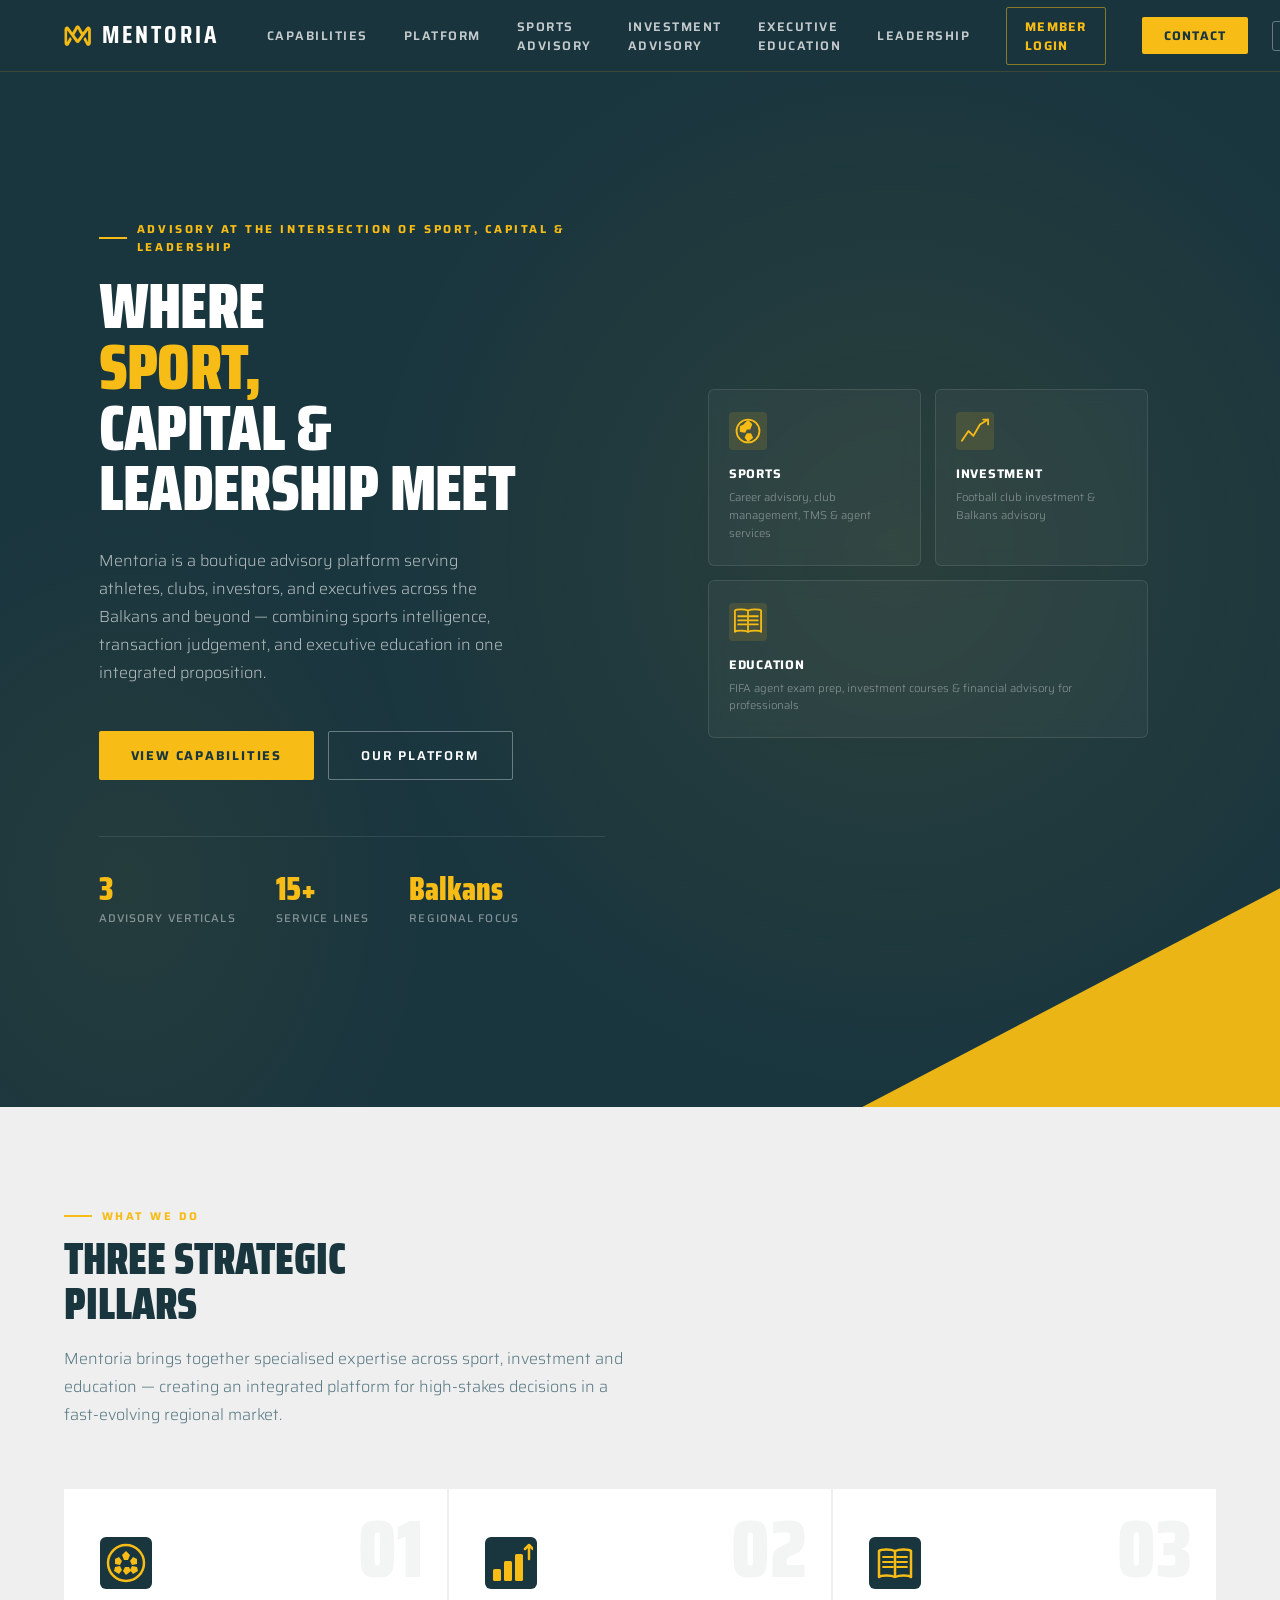
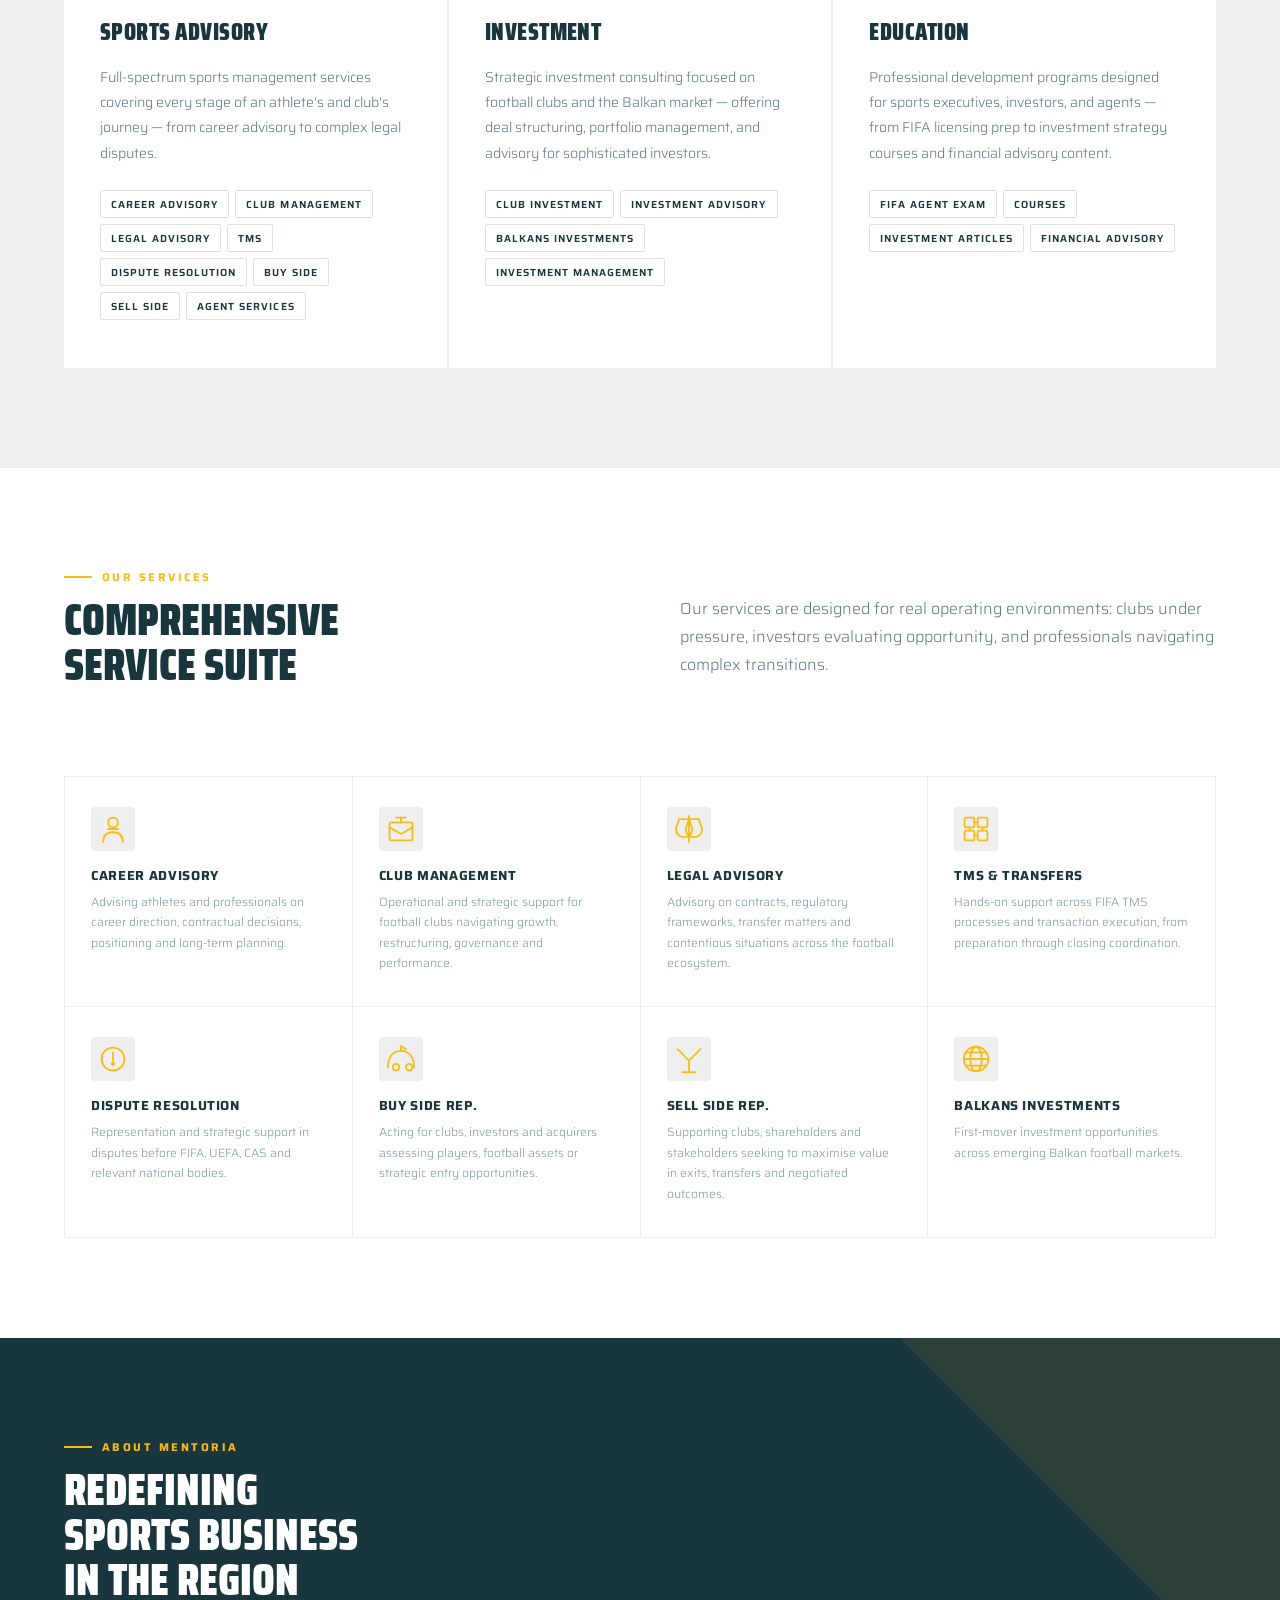
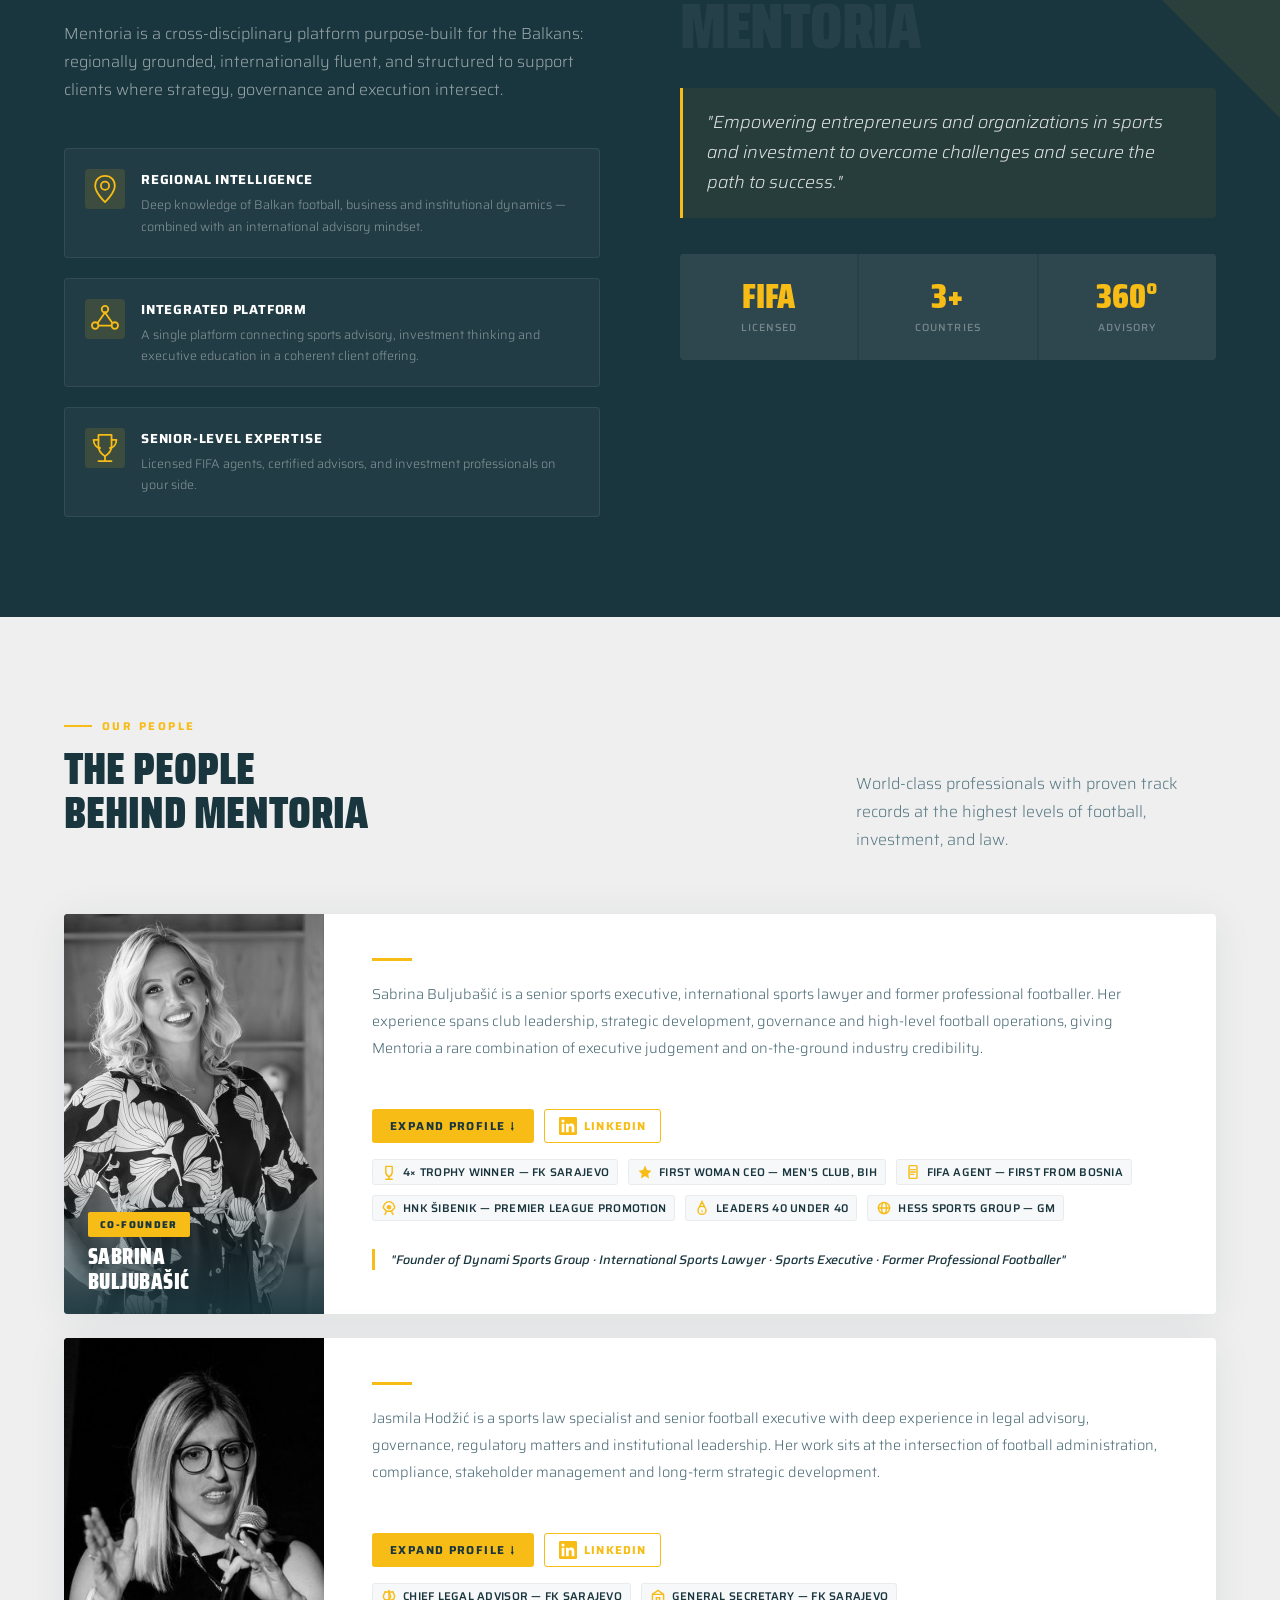
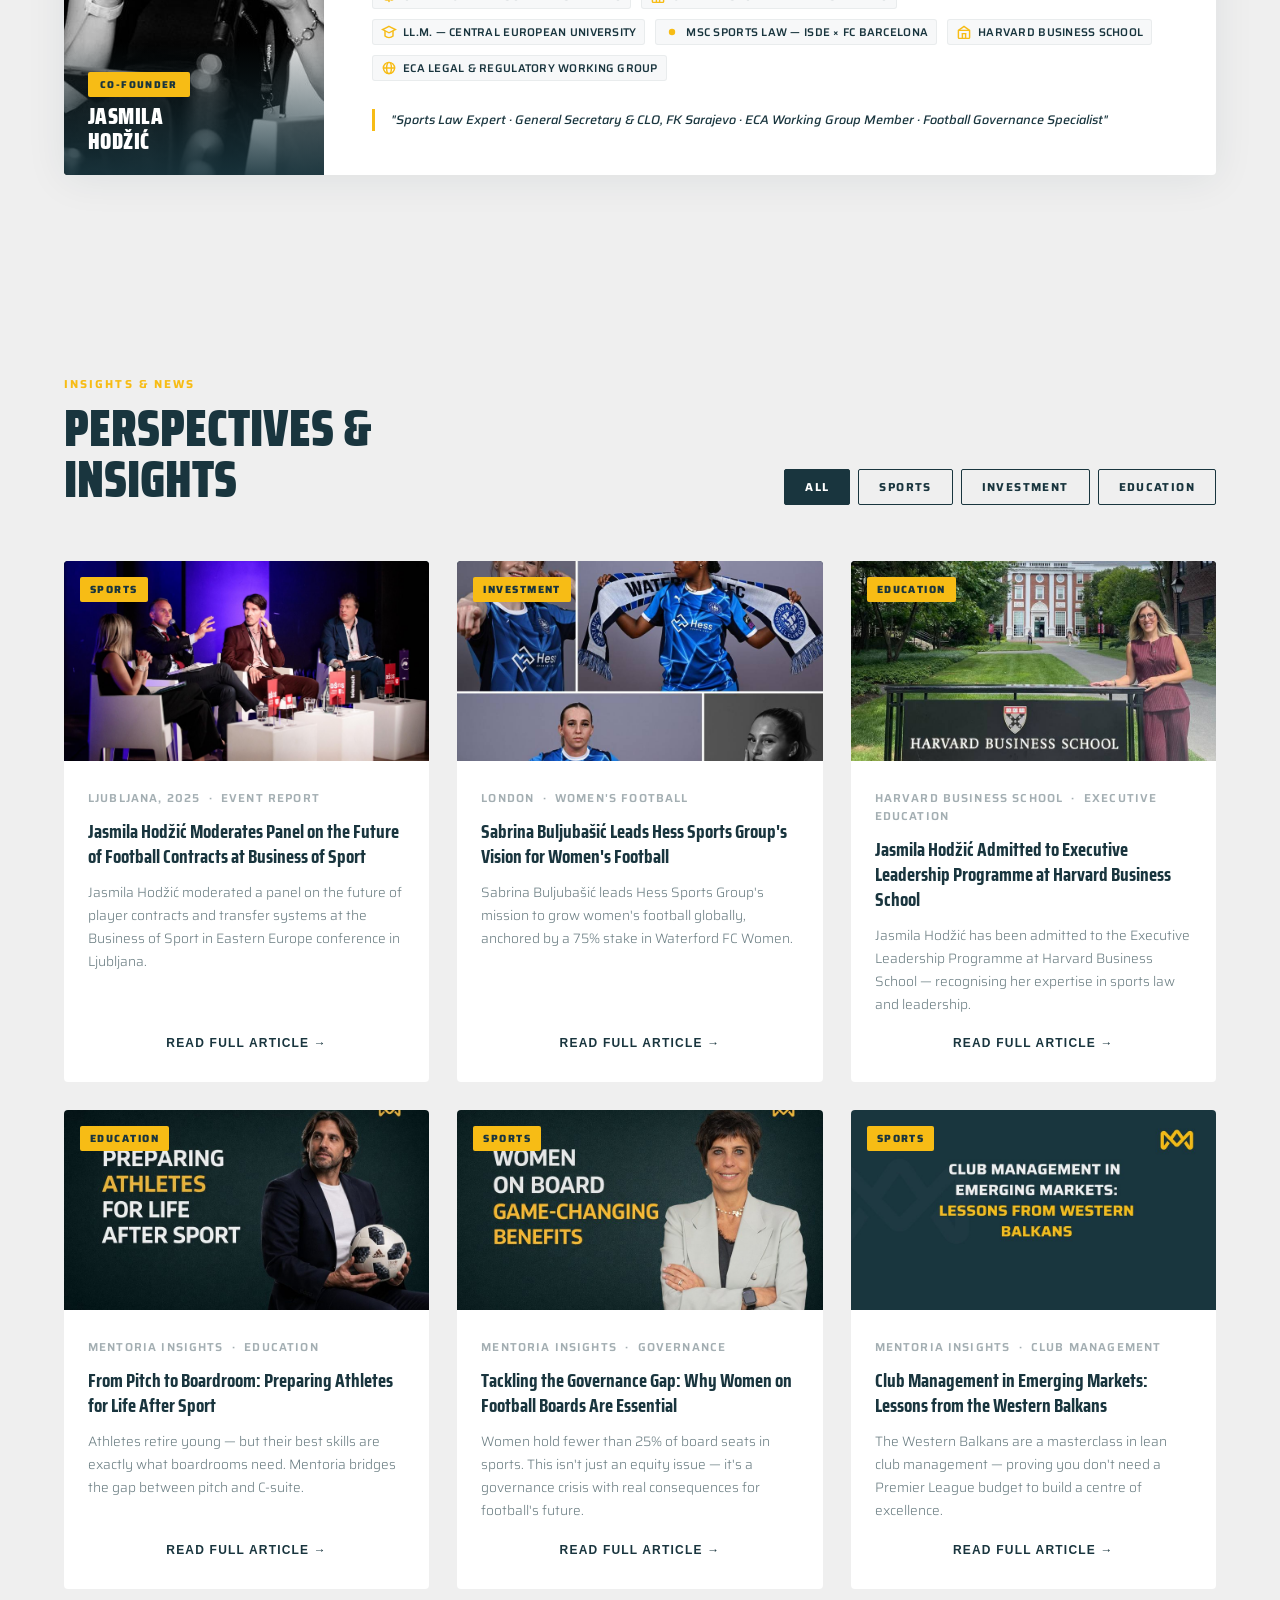
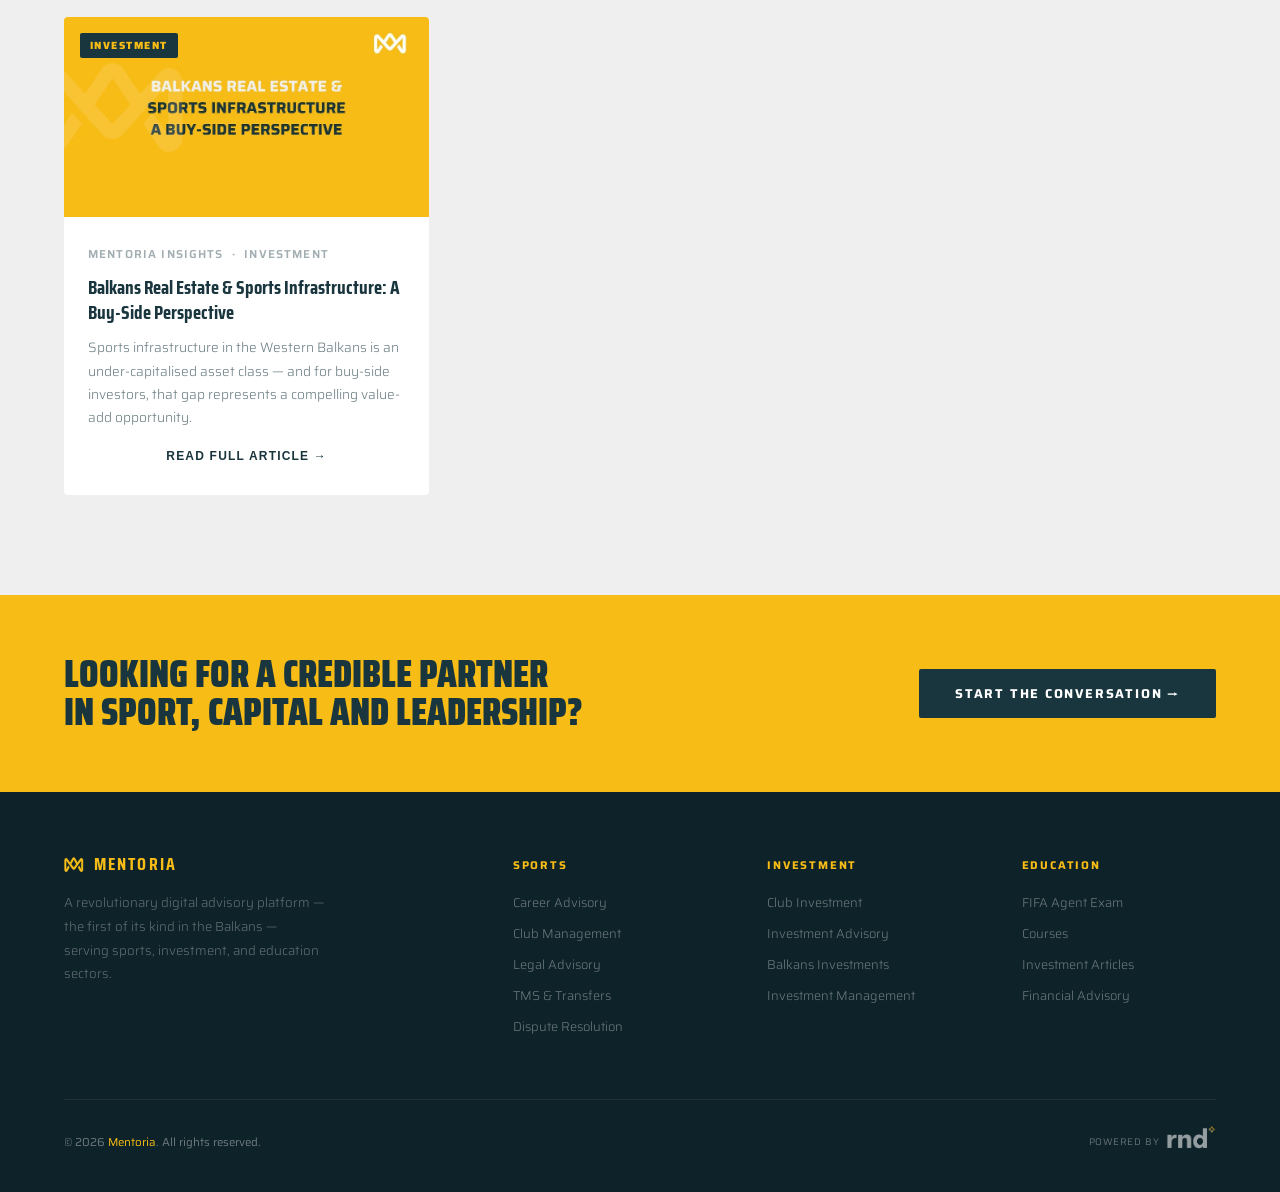
<file: index.html>
<!DOCTYPE html>
<!DOCTYPE html>

<html lang="en">
<head>
<meta charset="utf-8"/>
<meta content="width=device-width, initial-scale=1.0" name="viewport"/>
<title>Mentoria — Sports, Investment &amp; Education Advisory</title>
<link href="https://fonts.googleapis.com/css2?family=Saira:wght@300;400;500;600;700;800;900&amp;family=Saira+Condensed:wght@400;600;700;900&amp;display=swap" rel="stylesheet"/><link href="assets/css/index.css" rel="stylesheet"/>

</head>
<body>
<!-- NAV -->
<nav>
<a class="nav-logo" href="#">
<!-- Mentoria logo icon -->
<img alt="M" height="21" src="assets/images/index-679232523f0b.png" style="display:block;flex-shrink:0;" width="28"/>
<span style="font-family:'Saira Condensed',sans-serif;font-size:1.55rem;font-weight:700;letter-spacing:0.12em;color:#FFFFFF;text-transform:uppercase;line-height:1;">MENTORIA</span>
</a>
<div class="nav-links">
<a href="#services" id="t-nav-sports">Capabilities</a>
<a href="#about" id="t-nav-about">Platform</a>
<a href="#sports" id="t-nav-sports2">Sports Advisory</a>
<a href="#investment" id="t-nav-investment">Investment Advisory</a>
<a href="#education" id="t-nav-education">Executive Education</a>
<a href="#team" id="t-nav-people">Leadership</a>
<a class="nav-member-login" href="login.html">Member Login</a>
<a class="nav-cta" href="#contact" id="t-nav-contact">Contact</a>
</div>
<div class="nav-mobile-actions">
<a class="nav-mobile-login" href="login.html">Member Login</a>
<button aria-controls="mobile-menu" aria-expanded="false" aria-label="Open menu" class="mobile-menu-toggle" id="mobile-menu-toggle" type="button">
<span></span><span></span><span></span>
</button>
</div>
<div id="lang-toggle-wrap" style="position:relative;margin-left:24px;">
<button id="lang-toggle-btn" style="background:none;border:1.5px solid rgba(255,255,255,0.35);border-radius:3px;padding:5px 13px;cursor:pointer;font-family:'Saira',sans-serif;font-size:0.72rem;font-weight:700;letter-spacing:0.1em;color:rgba(255,255,255,0.9);text-transform:uppercase;transition:all 0.2s;display:flex;align-items:center;gap:6px;white-space:nowrap;">
<span id="lang-btn-label">🇬🇧 EN</span>
<svg fill="none" height="6" id="lang-chevron" style="transition:transform 0.2s;" viewbox="0 0 10 6" width="10" xmlns="http://www.w3.org/2000/svg"><path d="M1 1L5 5L9 1" stroke="currentColor" stroke-linecap="round" stroke-width="1.5"></path></svg>
</button>
<div id="lang-menu" style="display:none;position:fixed;top:72px;right:5%;background:#19353E;border:1px solid rgba(247,188,21,0.3);border-radius:4px;overflow:hidden;min-width:140px;box-shadow:0 8px 32px rgba(0,0,0,0.4);z-index:9999;">
<button id="menu-btn-en" style="width:100%;background:none;border:none;padding:11px 16px;cursor:pointer;font-family:'Saira',sans-serif;font-size:0.72rem;font-weight:700;letter-spacing:0.1em;color:rgba(255,255,255,0.9);text-transform:uppercase;display:flex;align-items:center;gap:8px;">🇬🇧 English</button>
<button id="menu-btn-hr" style="width:100%;background:none;border:none;padding:11px 16px;cursor:pointer;font-family:'Saira',sans-serif;font-size:0.72rem;font-weight:700;letter-spacing:0.1em;color:rgba(255,255,255,0.9);text-transform:uppercase;display:flex;align-items:center;gap:8px;">🇧🇦 Bosanski</button>
</div>
</div>

</nav>
<div class="mobile-menu" id="mobile-menu" hidden>
<a href="login.html">Member Login</a>
<a href="#services" id="mobile-nav-capabilities">Capabilities</a>
<a href="#about" id="mobile-nav-platform">Platform</a>
<a href="#sports" id="mobile-nav-sports">Sports Advisory</a>
<a href="#investment" id="mobile-nav-investment">Investment Advisory</a>
<a href="#education" id="mobile-nav-education">Executive Education</a>
<a href="#team" id="mobile-nav-leadership">Leadership</a>
<a href="#contact" id="mobile-nav-contact">Contact</a>
</div>

<!-- HERO -->
<section class="hero">
<div class="hero-content">
<div class="hero-eyebrow" id="t-hero-tag">Advisory at the Intersection of Sport, Capital &amp; Leadership</div>
<h1 class="hero-title" id="t-hero-h1">Where<br/><span class="accent">Sport,</span><br/>Capital &amp;<br/>Leadership Meet</h1>
<p class="hero-desc" id="t-hero-sub">
      Mentoria is a boutique advisory platform serving athletes, clubs, investors, and executives across the Balkans and beyond — combining sports intelligence, transaction judgement, and executive education in one integrated proposition.
    </p>
<div class="hero-btns">
<a class="btn-primary" href="#services" id="t-hero-btn1">View Capabilities</a>
<a class="btn-outline" href="#about" id="t-hero-btn2">Our Platform</a>
</div>
<div class="hero-stats">
<div class="stat-item">
<div class="stat-num">3</div>
<div class="stat-label" id="t-hero-stat1">Advisory Verticals</div>
</div>
<div class="stat-item">
<div class="stat-num" id="t-stat-15">15+</div>
<div class="stat-label" id="t-hero-stat2">Service Lines</div>
</div>
<div class="stat-item">
<div class="stat-num" id="t-hero-stat-balkans">Balkans</div>
<div class="stat-label" id="t-hero-stat3">Regional Focus</div>
</div>
</div>
</div>
<div class="hero-visual">
<div class="hero-cards">
<div class="hcard">
<div class="hcard-icon"><svg fill="none" height="36" stroke="#F7BC15" stroke-linecap="round" stroke-linejoin="round" stroke-width="2.2" viewbox="0 0 44 44" width="36" xmlns="http://www.w3.org/2000/svg"><circle cx="22" cy="22" r="14"></circle><polygon fill="#F7BC15" points="22,10 26,14 24,19 20,19 18,14"></polygon><polygon fill="#F7BC15" points="13,17 17,15 20,19 18,23 13,22"></polygon><polygon fill="#F7BC15" points="22,34 19,30 21,26 25,26 27,30"></polygon></svg></div>
<div class="hcard-title" id="hcard1-title">Sports</div>
<div class="hcard-desc" id="hcard1-desc">Career advisory, club management, TMS &amp; agent services</div>
</div>
<div class="hcard">
<div class="hcard-icon"><svg fill="none" height="36" stroke="#F7BC15" stroke-linecap="round" stroke-linejoin="round" stroke-width="2.2" viewbox="0 0 44 44" width="36" xmlns="http://www.w3.org/2000/svg"><polyline points="6,34 14,22 20,28 28,14 38,8"></polyline><polyline points="32,8 38,8 38,14"></polyline></svg></div>
<div class="hcard-title" id="hcard2-title">Investment</div>
<div class="hcard-desc" id="hcard2-desc">Football club investment &amp; Balkans advisory</div>
</div>
<div class="hcard span2">
<div class="hcard-icon"><svg fill="none" height="36" stroke="#F7BC15" stroke-linecap="round" stroke-linejoin="round" stroke-width="2.2" viewbox="0 0 44 44" width="36" xmlns="http://www.w3.org/2000/svg"><path d="M22 8 C18 6,8 6,6 8 L6 34 C8 32,18 32,22 34 C26 32,36 32,38 34 L38 8 C36 6,26 6,22 8Z"></path><line x1="22" x2="22" y1="8" y2="34"></line><line x1="10" x2="20" y1="15" y2="15"></line><line x1="10" x2="20" y1="20" y2="20"></line><line x1="10" x2="20" y1="25" y2="25"></line><line x1="24" x2="34" y1="15" y2="15"></line><line x1="24" x2="34" y1="20" y2="20"></line><line x1="24" x2="34" y1="25" y2="25"></line></svg></div>
<div class="hcard-title" id="hcard3-title">Education</div>
<div class="hcard-desc" id="hcard3-desc">FIFA agent exam prep, investment courses &amp; financial advisory for professionals</div>
</div>
</div>
</div>
</section>
<!-- PILLARS -->
<section class="pillars" id="services">
<div class="section-label" id="t-pillars-tag">What We Do<span id="t-svc-tag-hidden" style="display:none"></span></div>
<h2 class="section-title" id="t-pillars-h2">Three Strategic<br/>Pillars</h2>
<p class="section-sub" id="t-pillars-sub">Mentoria brings together specialised expertise across sport, investment and education — creating an integrated platform for high-stakes decisions in a fast-evolving regional market.</p>
<div class="pillars-grid">
<!-- Sports -->
<div class="pillar" id="sports">
<span class="pillar-num">01</span>
<div class="pillar-icon"><svg fill="#F7BC15" height="44" viewbox="0 0 44 44" width="44" xmlns="http://www.w3.org/2000/svg">
<circle cx="22" cy="22" fill="none" r="18" stroke="#F7BC15" stroke-width="2.5"></circle>
<polygon points="22,10 26,14 24,19 20,19 18,14"></polygon>
<polygon points="11,18 15,16 18,20 16,24 11,23"></polygon>
<polygon points="11,26 16,25 18,29 15,33 10,30"></polygon>
<polygon points="22,34 19,30 21,26 25,26 27,30"></polygon>
<polygon points="33,26 28,25 26,29 29,33 34,30"></polygon>
<polygon points="33,18 29,16 26,20 28,24 33,23"></polygon>
</svg></div>
<div class="pillar-title" id="t-pillar1-title">Sports Advisory</div>
<p class="pillar-desc" id="t-pillar1-body">
        Full-spectrum sports management services covering every stage of an athlete's and club's journey — from career advisory to complex legal disputes.
      </p>
<div class="pillar-tags">
<span class="tag" id="pt1-tag1">Career Advisory</span>
<span class="tag" id="pt1-tag2">Club Management</span>
<span class="tag" id="pt1-tag3">Legal Advisory</span>
<span class="tag" id="pt1-tag4">TMS</span>
<span class="tag" id="pt1-tag5">Dispute Resolution</span>
<span class="tag" id="pt1-tag6">Buy Side</span>
<span class="tag" id="pt1-tag7">Sell Side</span>
<span class="tag" id="pt1-tag8">Agent Services</span>
</div>
</div>
<!-- Investment -->
<div class="pillar" id="investment">
<span class="pillar-num">02</span>
<div class="pillar-icon"><svg fill="#F7BC15" height="44" viewbox="0 0 44 44" width="44" xmlns="http://www.w3.org/2000/svg">
<rect height="12" rx="1.5" width="8" x="4" y="28"></rect>
<rect height="20" rx="1.5" width="8" x="15" y="20"></rect>
<rect height="27" rx="1.5" width="8" x="26" y="13"></rect>
<rect height="33" opacity="0" rx="1.5" width="3" x="37" y="7"></rect>
<path d="M36 8 L40 4 M40 4 L44 8 M40 4 L40 18" fill="none" stroke="#F7BC15" stroke-linecap="round" stroke-linejoin="round" stroke-width="2.5"></path>
</svg></div>
<div class="pillar-title" id="t-pillar2-title">Investment</div>
<p class="pillar-desc" id="t-pillar2-body">
        Strategic investment consulting focused on football clubs and the Balkan market — offering deal structuring, portfolio management, and advisory for sophisticated investors.
      </p>
<div class="pillar-tags">
<span class="tag" id="pt2-tag1">Club Investment</span>
<span class="tag" id="pt2-tag2">Investment Advisory</span>
<span class="tag" id="pt2-tag3">Balkans Investments</span>
<span class="tag" id="pt2-tag4">Investment Management</span>
</div>
</div>
<!-- Education -->
<div class="pillar" id="education">
<span class="pillar-num">03</span>
<div class="pillar-icon"><svg fill="#F7BC15" height="44" viewbox="0 0 44 44" width="44" xmlns="http://www.w3.org/2000/svg">
<path d="M22 10 C18 8, 8 8, 6 10 L6 36 C8 34, 18 34, 22 36 C26 34, 36 34, 38 36 L38 10 C36 8, 26 8, 22 10 Z" fill="none" stroke="#F7BC15" stroke-linejoin="round" stroke-width="2.5"></path>
<line stroke="#F7BC15" stroke-width="2.5" x1="22" x2="22" y1="10" y2="36"></line>
<line stroke="#F7BC15" stroke-linecap="round" stroke-width="1.8" x1="10" x2="20" y1="16" y2="16"></line>
<line stroke="#F7BC15" stroke-linecap="round" stroke-width="1.8" x1="10" x2="20" y1="21" y2="21"></line>
<line stroke="#F7BC15" stroke-linecap="round" stroke-width="1.8" x1="10" x2="20" y1="26" y2="26"></line>
<line stroke="#F7BC15" stroke-linecap="round" stroke-width="1.8" x1="24" x2="34" y1="16" y2="16"></line>
<line stroke="#F7BC15" stroke-linecap="round" stroke-width="1.8" x1="24" x2="34" y1="21" y2="21"></line>
<line stroke="#F7BC15" stroke-linecap="round" stroke-width="1.8" x1="24" x2="34" y1="26" y2="26"></line>
</svg></div>
<div class="pillar-title" id="t-pillar3-title">Education</div>
<p class="pillar-desc" id="t-pillar3-body">
        Professional development programs designed for sports executives, investors, and agents — from FIFA licensing prep to investment strategy courses and financial advisory content.
      </p>
<div class="pillar-tags">
<span class="tag" id="pt3-tag1">FIFA Agent Exam</span>
<span class="tag" id="pt3-tag2">Courses</span>
<span class="tag" id="pt3-tag3">Investment Articles</span>
<span class="tag" id="pt3-tag4">Financial Advisory</span>
</div>
</div>
</div>
</section>
<!-- SERVICES DETAIL -->
<section style="background:#fff; padding: 100px 5%;">
<div class="services-intro">
<div>
<div class="section-label" id="t-svc-tag">Our Services</div>
<h2 class="section-title" id="t-svc-h2">Comprehensive<br/>Service Suite</h2>
</div>
<p class="section-sub" id="t-svc-sub">
      Our services are designed for real operating environments: clubs under pressure, investors evaluating opportunity, and professionals navigating complex transitions.
    </p>
</div>
<div class="services-grid">
<div class="svc">
<div class="svc-icon-wrap"><svg fill="none" height="36" stroke="#F7BC15" stroke-linecap="round" stroke-linejoin="round" stroke-width="2.2" viewbox="0 0 44 44" width="36" xmlns="http://www.w3.org/2000/svg"><circle cx="22" cy="14" r="6"></circle><path d="M10 38 C10 30 14 26 22 26 C30 26 34 30 34 38"></path><line x1="16" x2="28" y1="22" y2="22"></line></svg></div>
<div class="svc-title" id="t-svc1-title">Career Advisory</div>
<p class="svc-body" id="t-svc1-body">Advising athletes and professionals on career direction, contractual decisions, positioning and long-term planning.</p>
</div>
<div class="svc">
<div class="svc-icon-wrap"><svg fill="none" height="36" stroke="#F7BC15" stroke-linecap="round" stroke-linejoin="round" stroke-width="2.2" viewbox="0 0 44 44" width="36" xmlns="http://www.w3.org/2000/svg"><rect height="22" rx="2" width="28" x="8" y="14"></rect><polyline points="8,20 22,28 36,20"></polyline><line x1="22" x2="22" y1="8" y2="14"></line><line x1="16" x2="28" y1="8" y2="8"></line></svg></div>
<div class="svc-title" id="t-svc2-title">Club Management</div>
<p class="svc-body" id="t-svc2-body">Operational and strategic support for football clubs navigating growth, restructuring, governance and performance.</p>
</div>
<div class="svc">
<div class="svc-icon-wrap"><svg fill="none" height="36" stroke="#F7BC15" stroke-linecap="round" stroke-linejoin="round" stroke-width="2.2" viewbox="0 0 44 44" width="36" xmlns="http://www.w3.org/2000/svg"><line x1="22" x2="22" y1="6" y2="38"></line><line x1="10" x2="34" y1="10" y2="10"></line><path d="M10 10 L6 22 C6 28 10 32 16 32 C22 32 26 28 26 22 L22 10"></path><path d="M34 10 L38 22 C38 28 34 32 28 32 C22 32 18 28 18 22 L22 10"></path></svg></div>
<div class="svc-title" id="t-svc3-title">Legal Advisory</div>
<p class="svc-body" id="t-svc3-body">Advisory on contracts, regulatory frameworks, transfer matters and contentious situations across the football ecosystem.</p>
</div>
<div class="svc">
<div class="svc-icon-wrap"><svg fill="none" height="36" stroke="#F7BC15" stroke-linecap="round" stroke-linejoin="round" stroke-width="2.2" viewbox="0 0 44 44" width="36" xmlns="http://www.w3.org/2000/svg"><rect height="12" rx="2" width="12" x="8" y="8"></rect><rect height="12" rx="2" width="12" x="24" y="8"></rect><rect height="12" rx="2" width="12" x="8" y="24"></rect><rect height="12" rx="2" width="12" x="24" y="24"></rect><line x1="20" x2="24" y1="14" y2="14"></line><line x1="14" x2="14" y1="20" y2="24"></line><line x1="30" x2="30" y1="20" y2="24"></line><line x1="20" x2="24" y1="30" y2="30"></line></svg></div>
<div class="svc-title" id="t-svc4-title">TMS &amp; Transfers</div>
<p class="svc-body" id="t-svc4-body">Hands-on support across FIFA TMS processes and transaction execution, from preparation through closing coordination.</p>
</div>
<div class="svc">
<div class="svc-icon-wrap"><svg fill="none" height="36" stroke="#F7BC15" stroke-linecap="round" stroke-linejoin="round" stroke-width="2.2" viewbox="0 0 44 44" width="36" xmlns="http://www.w3.org/2000/svg"><circle cx="22" cy="22" r="14"></circle><line x1="22" x2="22" y1="14" y2="24"></line><circle cx="22" cy="28" fill="#F7BC15" r="1.5"></circle></svg></div>
<div class="svc-title" id="t-svc5-title">Dispute Resolution</div>
<p class="svc-body" id="t-svc5-body">Representation and strategic support in disputes before FIFA, UEFA, CAS and relevant national bodies.</p>
</div>
<div class="svc">
<div class="svc-icon-wrap"><svg fill="none" height="36" stroke="#F7BC15" stroke-linecap="round" stroke-linejoin="round" stroke-width="2.2" viewbox="0 0 44 44" width="36" xmlns="http://www.w3.org/2000/svg"><circle cx="16" cy="32" r="4"></circle><circle cx="32" cy="32" r="4"></circle><path d="M6 32 C6 20 12 12 22 12 C32 12 38 20 38 32"></path><polyline points="22,12 22,6 28,10"></polyline></svg></div>
<div class="svc-title" id="t-svc6-title">Buy Side Rep.</div>
<p class="svc-body" id="t-svc6-body">Acting for clubs, investors and acquirers assessing players, football assets or strategic entry opportunities.</p>
</div>
<div class="svc">
<div class="svc-icon-wrap"><svg fill="none" height="36" stroke="#F7BC15" stroke-linecap="round" stroke-linejoin="round" stroke-width="2.2" viewbox="0 0 44 44" width="36" xmlns="http://www.w3.org/2000/svg"><polyline points="8,10 22,24 36,10"></polyline><line x1="22" x2="22" y1="24" y2="38"></line><line x1="14" x2="30" y1="38" y2="38"></line></svg></div>
<div class="svc-title" id="t-svc7-title">Sell Side Rep.</div>
<p class="svc-body" id="t-svc7-body">Supporting clubs, shareholders and stakeholders seeking to maximise value in exits, transfers and negotiated outcomes.</p>
</div>
<div class="svc">
<div class="svc-icon-wrap"><svg fill="none" height="36" stroke="#F7BC15" stroke-linecap="round" stroke-linejoin="round" stroke-width="2.2" viewbox="0 0 44 44" width="36" xmlns="http://www.w3.org/2000/svg"><circle cx="22" cy="22" r="15"></circle><ellipse cx="22" cy="22" rx="7" ry="15"></ellipse><line x1="7" x2="37" y1="22" y2="22"></line><line x1="9" x2="35" y1="14" y2="14"></line><line x1="9" x2="35" y1="30" y2="30"></line></svg></div>
<div class="svc-title" id="t-svc8-title">Balkans Investments</div>
<p class="svc-body">First-mover investment opportunities across emerging Balkan football markets.</p>
</div>
</div>
</section>
<!-- ABOUT -->
<section class="about" id="about">
<div class="about-grid">
<div>
<div class="section-label" id="t-about-tag">About Mentoria</div>
<h2 class="section-title" id="t-about-h2">Redefining<br/>Sports Business<br/>in the Region</h2>
<p class="section-sub" id="t-about-body">
        Mentoria is a cross-disciplinary platform purpose-built for the Balkans: regionally grounded, internationally fluent, and structured to support clients where strategy, governance and execution intersect.
      </p>
<div class="about-features">
<div class="afeat">
<div class="afeat-icon"><svg fill="none" height="36" stroke="#F7BC15" stroke-linecap="round" stroke-linejoin="round" stroke-width="2.2" viewbox="0 0 44 44" width="36" xmlns="http://www.w3.org/2000/svg"><path d="M22 6 C15 6 10 11 10 18 C10 27 22 38 22 38 C22 38 34 27 34 18 C34 11 29 6 22 6Z"></path><circle cx="22" cy="18" r="5"></circle></svg></div>
<div>
<div class="afeat-title" id="t-about-feat1-title">Regional Intelligence</div>
<p class="afeat-body" id="t-about-feat1-body">Deep knowledge of Balkan football, business and institutional dynamics — combined with an international advisory mindset.</p>
</div>
</div>
<div class="afeat">
<div class="afeat-icon"><svg fill="none" height="36" stroke="#F7BC15" stroke-linecap="round" stroke-linejoin="round" stroke-width="2.2" viewbox="0 0 44 44" width="36" xmlns="http://www.w3.org/2000/svg"><circle cx="22" cy="10" r="4"></circle><circle cx="10" cy="30" r="4"></circle><circle cx="34" cy="30" r="4"></circle><line x1="22" x2="13" y1="14" y2="27"></line><line x1="22" x2="31" y1="14" y2="27"></line><line x1="14" x2="30" y1="30" y2="30"></line></svg></div>
<div>
<div class="afeat-title" id="t-about-feat2-title">Integrated Platform</div>
<p class="afeat-body" id="t-about-feat2-body">A single platform connecting sports advisory, investment thinking and executive education in a coherent client offering.</p>
</div>
</div>
<div class="afeat">
<div class="afeat-icon"><svg fill="none" height="36" stroke="#F7BC15" stroke-linecap="round" stroke-linejoin="round" stroke-width="2.2" viewbox="0 0 44 44" width="36" xmlns="http://www.w3.org/2000/svg"><path d="M14 6 L30 6 L30 20 C30 28 22 32 22 32 C22 32 14 28 14 20 Z"></path><line x1="22" x2="22" y1="32" y2="38"></line><line x1="14" x2="30" y1="38" y2="38"></line><path d="M14 12 L8 12 C8 18 12 22 16 22"></path><path d="M30 12 L36 12 C36 18 32 22 28 22"></path></svg></div>
<div>
<div class="afeat-title" id="t-about-feat3-title">Senior-Level Expertise</div>
<p class="afeat-body" id="t-about-feat3-body">Licensed FIFA agents, certified advisors, and investment professionals on your side.</p>
</div>
</div>
</div>
</div>
<div class="about-visual">
<div class="about-big-text">MENTORIA</div>
<div class="about-quote">
<p id="t-about-quote">"Empowering entrepreneurs and organizations in sports and investment to overcome challenges and secure the path to success."</p>
</div>
<div class="about-metrics">
<div class="metric">
<div class="metric-val">FIFA</div>
<div class="metric-lbl" id="t-metric-lbl1">Licensed</div>
</div>
<div class="metric">
<div class="metric-val">3+</div>
<div class="metric-lbl" id="t-metric-lbl2">Countries</div>
</div>
<div class="metric">
<div class="metric-val">360°</div>
<div class="metric-lbl" id="t-metric-lbl3">Advisory</div>
</div>
</div>
</div>
</div>
</section>
<!-- OUR PEOPLE -->
<section class="people" id="team">
<div class="people-header">
<div>
<div class="section-label" id="t-people-tag">Our People</div>
<h2 class="section-title" id="t-people-h2">The People<br/>Behind Mentoria</h2>
</div>
<p class="section-sub" id="t-people-sub" style="max-width:360px;">
      World-class professionals with proven track records at the highest levels of football, investment, and law.
    </p>
</div>
<!-- Sabrina Buljubasic -->
<div class="person-card">
<div class="person-photo">
<img alt="Sabrina Buljubašić" src="assets/images/index-997cb6655502.jpg" style="position:absolute;inset:0;width:100%;height:100%;object-fit:cover;object-position:center top;"/>
<div class="person-photo-overlay">
<div class="person-role-badge" id="t-sabrina-role">Co-Founder</div>
<div class="person-photo-name">Sabrina<br/>Buljubašić</div>
</div>
</div>
<div class="person-body">
<div class="person-divider"></div>
<p class="person-bio" id="sab-bio-short">
        Sabrina Buljubašić is a senior sports executive, international sports lawyer and former professional footballer. Her experience spans club leadership, strategic development, governance and high-level football operations, giving Mentoria a rare combination of executive judgement and on-the-ground industry credibility.
      </p>
<div id="sabrina-full" style="display:none;">
<p class="person-bio" id="sab-bio-full" style="margin-top:14px;">
          An accomplished leader recognised for breaking barriers across global football, Sabrina was the first woman appointed CEO of a men's football club in Bosnia and Herzegovina. She led FK Sarajevo to a historic era — securing four major trophies, including the club's first-ever double title and back-to-back league championships.
          <br/><br/>
          A <em>Leaders 40 Under 40</em> Award recipient, she founded Dynami Sports Group and became the first person from Bosnia to pass the FIFA Agent Exam. She then led HNK Šibenik to Premier League promotion in her first year at the club. She now serves as General Manager at <strong>Hess Sports Group</strong> — a London-based investment group growing women's sports globally.
        </p>
</div>
<div style="display:flex;align-items:center;gap:10px;margin-top:16px;flex-wrap:wrap;">
<button data-en="Expand Profile ↓" data-hr="Proširi profil ↓" id="sabrina-btn" onclick="toggleProfile('sabrina')" onmouseout="this.style.background='var(--gold)'" onmouseover="this.style.background='#d9a410'" style="background:var(--gold);color:var(--teal);border:none;padding:8px 18px;border-radius:3px;font-family:'Saira',sans-serif;font-size:0.72rem;font-weight:700;letter-spacing:0.12em;text-transform:uppercase;cursor:pointer;transition:all 0.2s;">Expand Profile ↓</button>
<a href="https://www.linkedin.com/in/sabrina-buljubasic-susic-11136993/" onmouseout="this.style.background='transparent';this.style.borderColor='#F7BC15'" onmouseover="this.style.background='#19353E';this.style.borderColor='#19353E'" rel="noopener" style="display:inline-flex;align-items:center;gap:7px;background:transparent;border:1.5px solid #F7BC15;color:#F7BC15;padding:7px 14px;border-radius:3px;text-decoration:none;font-family:'Saira',sans-serif;font-size:0.72rem;font-weight:700;letter-spacing:0.1em;text-transform:uppercase;transition:all 0.2s;cursor:pointer;" target="_blank"><svg fill="#F7BC15" height="18" viewbox="0 0 24 24" width="18" xmlns="http://www.w3.org/2000/svg"><path d="M20.447 20.452h-3.554v-5.569c0-1.328-.027-3.037-1.852-3.037-1.853 0-2.136 1.445-2.136 2.939v5.667H9.351V9h3.414v1.561h.046c.477-.9 1.637-1.85 3.37-1.85 3.601 0 4.267 2.37 4.267 5.455v6.286zM5.337 7.433a2.062 2.062 0 0 1-2.063-2.065 2.064 2.064 0 1 1 2.063 2.065zm1.782 13.019H3.555V9h3.564v11.452zM22.225 0H1.771C.792 0 0 .774 0 1.729v20.542C0 23.227.792 24 1.771 24h20.451C23.2 24 24 23.227 24 22.271V1.729C24 .774 23.2 0 22.222 0h.003z"></path></svg> LinkedIn</a>
</div>
<div class="person-achievements">
<div class="achievement-badge"><svg fill="none" height="16" stroke="#F7BC15" stroke-linecap="round" stroke-linejoin="round" stroke-width="1.8" viewbox="0 0 20 20" width="16" xmlns="http://www.w3.org/2000/svg"><path d="M6 3L14 3L14 10C14 14 10 16 10 16C10 16 6 14 6 10Z"></path><line x1="10" x2="10" y1="16" y2="19"></line><line x1="6" x2="14" y1="19" y2="19"></line></svg> <span id="sab-badge1">4× Trophy Winner — FK Sarajevo</span></div>
<div class="achievement-badge"><svg fill="#F7BC15" height="16" viewbox="0 0 20 20" width="16" xmlns="http://www.w3.org/2000/svg"><polygon points="10,2 12.5,7.5 18,8.5 14,12.5 15,18 10,15 5,18 6,12.5 2,8.5 7.5,7.5"></polygon></svg> <span id="sab-badge2">First Woman CEO — Men's Club, BiH</span></div>
<div class="achievement-badge"><svg fill="none" height="16" stroke="#F7BC15" stroke-linecap="round" stroke-width="1.8" viewbox="0 0 20 20" width="16" xmlns="http://www.w3.org/2000/svg"><rect height="16" rx="1" width="10" x="5" y="2"></rect><line x1="7" x2="13" y1="7" y2="7"></line><line x1="7" x2="13" y1="10" y2="10"></line><line x1="7" x2="11" y1="13" y2="13"></line></svg> <span id="sab-badge3">FIFA Agent — First from Bosnia</span></div>
<div class="achievement-badge"><svg fill="none" height="16" stroke="#F7BC15" stroke-linecap="round" stroke-width="1.8" viewbox="0 0 20 20" width="16" xmlns="http://www.w3.org/2000/svg"><path d="M10 2 C14 2 17 6 17 10 L13 14 L7 14 L3 10 C3 6 6 2 10 2Z"></path><line x1="7" x2="5" y1="14" y2="18"></line><line x1="13" x2="15" y1="14" y2="18"></line><circle cx="10" cy="9" fill="#F7BC15" r="2"></circle></svg> <span id="sab-badge4">HNK Šibenik — Premier League Promotion</span></div>
<div class="achievement-badge"><svg fill="none" height="16" stroke="#F7BC15" stroke-linecap="round" stroke-width="1.8" viewbox="0 0 20 20" width="16" xmlns="http://www.w3.org/2000/svg"><circle cx="10" cy="13" r="5"></circle><polyline points="7,8 10,2 13,8"></polyline><text fill="#F7BC15" font-size="6" stroke="none" text-anchor="middle" x="10" y="16">1</text></svg> <span id="sab-badge5">Leaders 40 Under 40</span></div>
<div class="achievement-badge"><svg fill="none" height="16" stroke="#F7BC15" stroke-linecap="round" stroke-width="1.8" viewbox="0 0 20 20" width="16" xmlns="http://www.w3.org/2000/svg"><circle cx="10" cy="10" r="7"></circle><ellipse cx="10" cy="10" rx="3" ry="7"></ellipse><line x1="3" x2="17" y1="10" y2="10"></line></svg> <span id="sab-badge6">Hess Sports Group — GM</span></div>
</div>
<div class="person-highlight" id="sab-highlight">
        "Founder of Dynami Sports Group · International Sports Lawyer · Sports Executive · Former Professional Footballer"
      </div>
</div>
</div>
<!-- Jasmila Hodžić -->
<div class="person-card" style="margin-top: 24px;">
<div class="person-photo">
<img alt="Jasmila Hodžić" src="assets/images/index-04393172e173.jpg" style="position:absolute;inset:0;width:100%;height:100%;object-fit:cover;object-position:center top;"/>
<div class="person-photo-overlay">
<div class="person-role-badge" id="t-jasmila-role">Co-Founder</div>
<div class="person-photo-name">Jasmila<br/>Hodžić</div>
</div>
</div>
<div class="person-body">
<div class="person-divider"></div>
<p class="person-bio" id="jas-bio-short">
        Jasmila Hodžić is a sports law specialist and senior football executive with deep experience in legal advisory, governance, regulatory matters and institutional leadership. Her work sits at the intersection of football administration, compliance, stakeholder management and long-term strategic development.
      </p>
<div id="jasmila-full" style="display:none;">
<p class="person-bio" id="jas-bio-full" style="margin-top:14px;">
          She serves as General Secretary and Chief Legal Advisor of FK Sarajevo, where she oversees regulatory compliance, international relations, and key operational processes.
          <br/><br/>
          She holds an LL.M. from Central European University and a Master's degree in Sports Marketing and Legal Skills from ISDE Law &amp; Business School, completed in partnership with FC Barcelona. She has further strengthened her executive profile through programs at Harvard Business School, EFC Club Management Programme and the prestigious EFC Women on Board Program.
          <br/><br/>
          Jasmila is actively involved in European football governance through the European Football Clubs, contributing to the Legal and Regulatory Working Group and engaging in the development of key regulatory frameworks shaping modern football. With deep expertise in contract law, dispute resolution, and sports governance, she brings a forward-looking, strategic perspective to football organizations in Southeast Europe and across the international football landscape.
        </p>
</div>
<div style="display:flex;align-items:center;gap:10px;margin-top:16px;flex-wrap:wrap;">
<button data-en="Expand Profile ↓" data-hr="Proširi profil ↓" id="jasmila-btn" onclick="toggleProfile('jasmila')" onmouseout="this.style.background='var(--gold)'" onmouseover="this.style.background='#d9a410'" style="background:var(--gold);color:var(--teal);border:none;padding:8px 18px;border-radius:3px;font-family:'Saira',sans-serif;font-size:0.72rem;font-weight:700;letter-spacing:0.12em;text-transform:uppercase;cursor:pointer;transition:all 0.2s;">Expand Profile ↓</button>
<a href="https://www.linkedin.com/in/jasmila-iljazovic-hodzic/" onmouseout="this.style.background='transparent';this.style.borderColor='#F7BC15'" onmouseover="this.style.background='#19353E';this.style.borderColor='#19353E'" rel="noopener" style="display:inline-flex;align-items:center;gap:7px;background:transparent;border:1.5px solid #F7BC15;color:#F7BC15;padding:7px 14px;border-radius:3px;text-decoration:none;font-family:'Saira',sans-serif;font-size:0.72rem;font-weight:700;letter-spacing:0.1em;text-transform:uppercase;transition:all 0.2s;cursor:pointer;" target="_blank"><svg fill="#F7BC15" height="18" viewbox="0 0 24 24" width="18" xmlns="http://www.w3.org/2000/svg"><path d="M20.447 20.452h-3.554v-5.569c0-1.328-.027-3.037-1.852-3.037-1.853 0-2.136 1.445-2.136 2.939v5.667H9.351V9h3.414v1.561h.046c.477-.9 1.637-1.85 3.37-1.85 3.601 0 4.267 2.37 4.267 5.455v6.286zM5.337 7.433a2.062 2.062 0 0 1-2.063-2.065 2.064 2.064 0 1 1 2.063 2.065zm1.782 13.019H3.555V9h3.564v11.452zM22.225 0H1.771C.792 0 0 .774 0 1.729v20.542C0 23.227.792 24 1.771 24h20.451C23.2 24 24 23.227 24 22.271V1.729C24 .774 23.2 0 22.222 0h.003z"></path></svg> LinkedIn</a>
</div>
<div class="person-achievements">
<div class="achievement-badge"><svg fill="none" height="16" stroke="#F7BC15" stroke-linecap="round" stroke-width="1.8" viewbox="0 0 20 20" width="16" xmlns="http://www.w3.org/2000/svg"><line x1="10" x2="10" y1="3" y2="17"></line><line x1="5" x2="15" y1="5" y2="5"></line><path d="M5 5 L3 10 C3 13 5 15 7.5 15 C10 15 12 13 12 10 L10 5"></path><path d="M15 5 L17 10 C17 13 15 15 12.5 15"></path></svg> <span id="jas-badge1">Chief Legal Advisor — FK Sarajevo</span></div>
<div class="achievement-badge"><svg fill="none" height="16" stroke="#F7BC15" stroke-linecap="round" stroke-width="1.8" viewbox="0 0 20 20" width="16" xmlns="http://www.w3.org/2000/svg"><rect height="10" rx="1" width="14" x="3" y="8"></rect><polyline points="3,8 10,3 17,8"></polyline><line x1="8" x2="8" y1="18" y2="12"></line><line x1="12" x2="12" y1="18" y2="12"></line><line x1="8" x2="12" y1="12" y2="12"></line></svg> <span id="jas-badge2">General Secretary — FK Sarajevo</span></div>
<div class="achievement-badge"><svg fill="none" height="16" stroke="#F7BC15" stroke-linecap="round" stroke-width="1.8" viewbox="0 0 20 20" width="16" xmlns="http://www.w3.org/2000/svg"><polygon points="10,3 18,7 10,11 2,7"></polygon><path d="M5 9 L5 15 C5 15 7 17 10 17 C13 17 15 15 15 15 L15 9"></path></svg> <span id="jas-badge3">LL.M. — Central European University</span></div>
<div class="achievement-badge"><svg height="16" viewbox="0 0 20 20" width="16" xmlns="http://www.w3.org/2000/svg"><circle cx="10" cy="10" fill="#F7BC15" r="4"></circle></svg> <span id="jas-badge4">MSc Sports Law — ISDE × FC Barcelona</span></div>
<div class="achievement-badge"><svg fill="none" height="16" stroke="#F7BC15" stroke-linecap="round" stroke-width="1.8" viewbox="0 0 20 20" width="16" xmlns="http://www.w3.org/2000/svg"><rect height="10" rx="1" width="14" x="3" y="8"></rect><polyline points="3,8 10,3 17,8"></polyline><line x1="8" x2="8" y1="18" y2="12"></line><line x1="12" x2="12" y1="18" y2="12"></line><line x1="8" x2="12" y1="12" y2="12"></line></svg> <span id="jas-badge5">Harvard Business School</span></div>
<div class="achievement-badge"><svg fill="none" height="16" stroke="#F7BC15" stroke-linecap="round" stroke-width="1.8" viewbox="0 0 20 20" width="16" xmlns="http://www.w3.org/2000/svg"><circle cx="10" cy="10" r="7"></circle><ellipse cx="10" cy="10" rx="3" ry="7"></ellipse><line x1="3" x2="17" y1="10" y2="10"></line></svg> <span id="jas-badge6">ECA Legal &amp; Regulatory Working Group</span></div>
</div>
<div class="person-highlight" id="jas-highlight">
        "Sports Law Expert · General Secretary &amp; CLO, FK Sarajevo · ECA Working Group Member · Football Governance Specialist"
      </div>
</div>
</div>
</section>
<!-- ARTICLES -->
<section class="articles" id="articles">
<div class="articles-header">
<div>
<p id="t-articles-tag" style="font-size:0.72rem;font-weight:700;letter-spacing:0.18em;text-transform:uppercase;color:var(--gold);margin-bottom:10px;">Insights &amp; News</p>
<h2 id="t-articles-h2">Perspectives &amp;<br/>Insights</h2>
</div>
<div class="articles-tabs">
<button class="tab-btn active" id="t-tab-all" onclick="filterArticles('all', this)">All</button>
<button class="tab-btn" id="t-tab-sports" onclick="filterArticles('sports', this)">Sports</button>
<button class="tab-btn" id="t-tab-investment" onclick="filterArticles('investment', this)">Investment</button>
<button class="tab-btn" id="t-tab-education" onclick="filterArticles('education', this)">Education</button>
</div>
</div>
<div class="articles-grid" id="articles-grid">
<!-- FEATURED REAL ARTICLE -->
<article class="article-card" data-cat="sports">
<div class="article-thumb" style="background:#0d1f26;">
<img alt="Jasmila Hodžić moderating panel at Business of Sport in Eastern Europe" src="assets/images/index-22329ab37232.jpg" style="width:100%;height:100%;object-fit:cover;object-position:70% 68%;display:block;">
<span class="article-thumb-cat" id="lj-cat">Sports</span>
</img></div>
<div class="article-body">
<div class="article-meta" id="art1-meta">Ljubljana, 2025  ·  Event Report</div>
<h3 class="article-title" id="art1-title">Jasmila Hodžić Moderates Panel on the Future of Football Contracts at Business of Sport</h3>
<p class="article-excerpt" id="art1-excerpt">Jasmila Hodžić moderated a panel on the future of player contracts and transfer systems at the Business of Sport in Eastern Europe conference in Ljubljana.</p>
<div id="lj-full" style="display:none;">
<p class="article-excerpt" id="art1-full-p" style="margin-top:0;">The discussion centred on how a key legal case could influence the direction of professional football, with Hodžić contributing her own insights alongside fellow panelists Frans de Weger, Hrvoje Čabraja, and Pieter Paepe. The event, organised by Blaž Tomažin Bolcar and Sean Cottrell, drew strong audience participation from across the industry.</p>
<!-- Photo gallery strip -->
<div class="article-gallery" style="display:flex;gap:8px;margin-bottom:20px;overflow-x:auto;padding-bottom:4px;">
<img alt="Panel discussion" onclick="openGallery(0)" onmouseout="this.style.opacity=0.85" onmouseover="this.style.opacity=1" src="assets/images/index-965dcf455c44.jpg" style="height:72px;width:108px;object-fit:cover;border-radius:2px;flex-shrink:0;cursor:pointer;opacity:0.85;transition:opacity 0.2s;">
<img alt="Panel discussion" onclick="openGallery(1)" onmouseout="this.style.opacity=0.85" onmouseover="this.style.opacity=1" src="assets/images/index-3d8cd39c6b5f.jpg" style="height:72px;width:108px;object-fit:cover;border-radius:2px;flex-shrink:0;cursor:pointer;opacity:0.85;transition:opacity 0.2s;">
<img alt="Group photo" onclick="openGallery(2)" onmouseout="this.style.opacity=0.85" onmouseover="this.style.opacity=1" src="assets/images/index-01805a09810d.jpg" style="height:72px;width:108px;object-fit:cover;border-radius:2px;flex-shrink:0;cursor:pointer;opacity:0.85;transition:opacity 0.2s;"/>
<img alt="Panel" onclick="openGallery(3)" onmouseout="this.style.opacity=0.85" onmouseover="this.style.opacity=1" src="assets/images/index-6e594ec6df16.jpg" style="height:72px;width:108px;object-fit:cover;border-radius:2px;flex-shrink:0;cursor:pointer;opacity:0.85;transition:opacity 0.2s;"/>
<img alt="Jasmila speaking" onclick="openGallery(4)" onmouseout="this.style.opacity=0.85" onmouseover="this.style.opacity=1" src="assets/images/index-891edff1fea0.jpg" style="height:72px;width:108px;object-fit:cover;border-radius:2px;flex-shrink:0;cursor:pointer;opacity:0.85;transition:opacity 0.2s;"/>
</img></img></div>
</div><button class="article-link" id="lj-btn" onclick="toggleArticle('lj')" style="background:none;border:none;padding:0;cursor:pointer;display:inline-block;">Read Full Article</button>
</div>
</article>
<!-- HESS SPORTS GROUP ARTICLE -->
<article class="article-card" data-cat="investment">
<div class="article-thumb" style="background:#19353E;">
<img alt="Waterford FC Women players in Hess Sports Group kit" src="assets/images/index-39b7900786de.jpg" style="width:100%;height:100%;object-fit:cover;object-position:70% 68%;display:block;"/>
  id="hess-cat"       <span class="article-thumb-cat" id="hess-cat">Investment</span>
</div>
<div class="article-body">
<div class="article-meta" id="art2-meta">London  ·  Women's Football</div>
<h3 class="article-title" id="art2-title">Sabrina Buljubašić Leads Hess Sports Group's Vision for Women's Football</h3>
<p class="article-excerpt" id="art2-excerpt">Sabrina Buljubašić leads Hess Sports Group's mission to grow women's football globally, anchored by a 75% stake in Waterford FC Women.</p>
<div id="hess-full" style="display:none;">
<p class="article-excerpt" id="art2-full-p" style="margin-top:0;">Headquartered in London, Hess Sports Group is a family-owned investment group building a sustainable elite pathway from academy level through to professional football. The model combines joint ownership, affiliate academies, and dual-career development in partnership with South East Technological University (SETU), creating a holistic ecosystem for female athletes that extends from the pitch to the boardroom.</p>
</div>
<button class="article-link" id="hess-btn" onclick="toggleArticle('hess')" style="background:none;border:none;padding:0;cursor:pointer;display:inline-block;">Read Full Article</button>
</div>
</article>
<!-- HARVARD ARTICLE -->
<article class="article-card" data-cat="education">
<div class="article-thumb" style="background:#0d1f26;">
<img alt="Jasmila Hodžić at Harvard Business School" hvd-cat"="" src="assets/images/index-fbf291e534b6.jpg" style="width:100%;height:100%;object-fit:cover;object-position:70% 68%;displaid=" y:block;"=""/>
<span class="article-thumb-cat" id="hvd-cat">Education</span>
</div>
<div class="article-body">
<div class="article-meta" id="art3-meta">Harvard Business School  ·  Executive Education</div>
<h3 class="article-title" id="art3-title">Jasmila Hodžić Admitted to Executive Leadership Programme at Harvard Business School</h3>
<p class="article-excerpt" id="art3-excerpt">Jasmila Hodžić has been admitted to the Executive Leadership Programme at Harvard Business School — recognising her expertise in sports law and leadership.</p>
<div id="hvd-full" style="display:none;">
<p class="article-excerpt" id="art3-full-p" style="margin-top:0;">The programme combines Harvard's globally recognised case-based teaching methodology with a curriculum tailored to the strategic, legal, and operational challenges facing senior football executives. Participants engage with real-world scenarios and connect with top industry leaders from clubs and organisations across Europe and beyond.</p>
<p class="article-excerpt" style="margin-top:0;">For Hodžić, whose career spans legal advisory, governance, and executive roles within professional football, admission represents both recognition of her expertise and an opportunity to strengthen her leadership capabilities among a select group of professionals shaping the future of the sport.</p>
<!-- Thumbnail strip -->
<div style="display:flex;gap:8px;margin-bottom:20px;overflow-x:auto;padding-bottom:4px;">
<img alt="Jasmila at Harvard Business School sign" onclick="openHarvardGallery(0)" onmouseout="this.style.opacity=0.85" onmouseover="this.style.opacity=1" src="assets/images/index-fbf291e534b6.jpg" style="height:72px;width:108px;object-fit:cover;object-position:center 30%;border-radius:2px;flex-shrink:0;cursor:pointer;opacity:0.85;transition:opacity 0.2s;"/>
<img alt="ELP cohort group photo at Harvard" onclick="openHarvardGallery(1)" onmouseout="this.style.opacity=0.85" onmouseover="this.style.opacity=1" src="assets/images/index-271bccd98b59.jpg" style="height:72px;width:108px;object-fit:cover;border-radius:2px;flex-shrink:0;cursor:pointer;opacity:0.85;transition:opacity 0.2s;"/>
</div>
</div><button class="article-link" id="hvd-btn" onclick="toggleArticle('hvd')" style="background:none;border:none;padding:0;cursor:pointer;display:inline-block;">Read Full Article</button>
</div>
</article>

<!-- Card 3 -->
<article class="article-card" data-cat="education">
<div class="article-thumb" style="background:#153040;">
<img 0%="" 20%;display:block;"="" alt="Preparing Athletes for Life After Sport" ptb-cat"="" src="assets/images/index-47d3259bf150.jpg" style="width:100%;height:100%;object-fit:cover;object-position:7id="/>
<span class="article-thumb-cat" id="ptb-cat">Education</span>
</div>
<div class="article-body">
<div class="article-meta" id="ptb-meta">Mentoria Insights  ·  Education</div>
<h3 class="article-title" id="ptb-title">From Pitch to Boardroom: Preparing Athletes for Life After Sport</h3>
<p class="article-excerpt" id="ptb-excerpt">Athletes retire young — but their best skills are exactly what boardrooms need. Mentoria bridges the gap between pitch and C-suite.</p>
<!-- Expandable full article -->
<div id="ptb-full" style="display:none;"><p class="article-excerpt" id="ptb-full-text" style="margin-top:0;">The shift from professional sport to a second career is one of the most demanding transitions a person can make. The qualities that make a champion — resilience, discipline, and strategic thinking — are exactly what modern boardrooms want to recruit. At Mentoria, we focus on three critical pillars: Strategic Leadership, Financial Literacy, and Business Mechanics — turning former players into future executives.</p>
<h4 style="font-family:'Saira Condensed',sans-serif;font-size:1rem;font-weight:700;color:var(--teal);margin:16px 0 8px;text-transform:uppercase;letter-spacing:0.08em;">The Identity Crisis: More Than Just a Game</h4>
<p class="article-excerpt" style="margin-top:0;">For many athletes, the end of their sports career feels like a loss of self. Since childhood, they have been "The Quarterback" or "The Striker." When that title is stripped away, a vacuum often forms. The primary challenge isn't a lack of talent — it's a lack of translation. Our mission is to provide the bridge that turns raw athletic instinct into refined corporate strategy.</p>
<h4 style="font-family:'Saira Condensed',sans-serif;font-size:1rem;font-weight:700;color:var(--teal);margin:16px 0 8px;text-transform:uppercase;letter-spacing:0.08em;">The Transferable Playbook</h4>
<p class="article-excerpt" style="margin-top:0;">Athletes possess a specialised toolkit that most MBA students spend years trying to simulate. <strong>Elite Resilience</strong> — the ability to lose a championship on Sunday and show up at 6:00 AM Monday — is the definition of grit. <strong>The Feedback Loop</strong> means athletes don't fear the performance review; they crave the data. <strong>Sustained Focus</strong> — the discipline to maintain peak condition for a decade — translates directly to long-term project management and scaling a business.</p>
<h4 style="font-family:'Saira Condensed',sans-serif;font-size:1rem;font-weight:700;color:var(--teal);margin:16px 0 8px;text-transform:uppercase;letter-spacing:0.08em;">Case Studies: Winning the Second Half</h4>
<p class="article-excerpt" style="margin-top:0;"><strong>The Strategic Venture Capitalist</strong> — A veteran midfielder enrolled in our Financial Literacy &amp; Private Equity module during his final three seasons. He pooled capital with fellow athletes to launch a venture fund. Today he sits on the boards of three tech startups, his ability to "read the play" now applied to identifying high-growth market opportunities.</p>
<p class="article-excerpt" style="margin-top:0;"><strong>The Operational Powerhouse</strong> — A professional rugby player forced into early retirement focused on Project Management and Operations. He realised managing a high-performance training schedule was not unlike managing a supply chain. He is now COO of a regional logistics firm, attributing his success to the mental toughness developed during injury rehab.</p>
<p class="article-excerpt" style="margin-top:0;"><strong>The Brand Architect</strong> — An Olympic swimmer used our Brand Architecture &amp; Marketing programme to move beyond influencer status. She learned licensing, manufacturing, and e-commerce, then launched a sustainable swimwear line that hit $2M in revenue in its first year.</p>
<h4 style="font-family:'Saira Condensed',sans-serif;font-size:1rem;font-weight:700;color:var(--teal);margin:16px 0 8px;text-transform:uppercase;letter-spacing:0.08em;">Redefining Retirement</h4>
<p class="article-excerpt" style="margin-top:0;">We need to stop viewing the end of a sports career as a "retirement." When an athlete retires at 30 or 35, they have 40 years of professional life ahead. That is not an ending — it is a second half. The boardroom and the pitch are not as different as they seem. Both require a clear vision, a dedicated team, and an obsession with the win.</p>
</div>
<button class="article-link" id="ptb-btn" onclick="toggleArticle('ptb')" style="background:none;border:none;padding:0;cursor:pointer;display:inline-block;">Read Full Article</button>
</div>
</article>
<!-- Card 4 -->
<!-- WOMEN ON BOARD ARTICLE -->
<article class="article-card" data-cat="sports">
<div class="article-thumb" style="background:#19353E;">
<img 20%;display:block;"="" alt="Women on Board — Game-Changing Benefits" ct-position:70%="" src="assets/images/index-6f867b3758cf.jpg" style="width:100%;height:100%;object-fit:cover;objeid=" wob-cat"=""/>
<span class="article-thumb-cat" id="wob-cat">Sports</span>
</div>
<div class="article-body">
<div class="article-meta" id="wob-meta">Mentoria Insights  ·  Governance</div>
<h3 class="article-title" id="wob-title">Tackling the Governance Gap: Why Women on Football Boards Are Essential</h3>
<p class="article-excerpt" id="wob-excerpt">Women hold fewer than 25% of board seats in sports. This isn't just an equity issue — it's a governance crisis with real consequences for football's future.</p>
<!-- Full article expandable -->
<div id="wob-full" style="display:none;"><p class="article-excerpt" id="wob-full-text" style="margin-top:0;">Diverse boards make better decisions. Women bring enhanced collaboration, stronger risk management, and a longer-term focus on sustainability. Initiatives like the EFC Women on Board Programme are targeting 25% female representation by 2027, rising to 35% by 2030 — building the structured response the sport has long needed.</p>
<h4 style="font-family:'Saira Condensed',sans-serif;font-size:1rem;font-weight:700;color:var(--teal);margin:16px 0 8px;text-transform:uppercase;letter-spacing:0.08em;">The Current Playbook: A Story of Underrepresentation</h4>
<p class="article-excerpt" style="margin-top:0;">The statistics paint a sobering picture. When key decisions on strategy, finance, and inclusion are made by a single demographic, the resulting policies often fail to represent the entire football community. The sport becomes vulnerable to groupthink, missing opportunities and risks that a more diverse group would identify. The calls for 30–50% female representation reflect the minimum threshold for critical mass — where minority voices become truly impactful.</p>
<h4 style="font-family:'Saira Condensed',sans-serif;font-size:1rem;font-weight:700;color:var(--teal);margin:16px 0 8px;text-transform:uppercase;letter-spacing:0.08em;">Game-Changing Benefits: Beyond Diversity Quotas</h4>
<p class="article-excerpt" style="margin-top:0;">A growing body of evidence indicates that more diverse organisations are stronger, more resilient, and make better quality decisions. A board that reflects its audience is also more credible. In an era where corporate reputation and ethical conduct are paramount, embracing diversity in governance is a vital step towards building a modern, inclusive, and legitimate sports organisation.</p>
<h4 style="font-family:'Saira Condensed',sans-serif;font-size:1rem;font-weight:700;color:var(--teal);margin:16px 0 8px;text-transform:uppercase;letter-spacing:0.08em;">The Attack Strategy: Targeted Initiatives</h4>
<p class="article-excerpt" style="margin-top:0;"><strong>EFC Women on Board Programme (WOBP)</strong>, running in partnership with Women in Football (WIF), provides targeted training, mentorship, and networking to equip female executives with the skills and connections needed to secure board positions — targeting 25% representation by 2027, rising to 35% by 2030.</p>
<p class="article-excerpt" style="margin-top:0;"><strong>Women in Football (WIF)</strong> offers professional development and leadership courses while actively lobbying for shifts in industry attitudes, challenging discriminatory practices, and celebrating women across all areas of the sport.</p>
<p class="article-excerpt" style="margin-top:0;"><strong>Global Collaboration</strong> — Women Onside in Australia and Women on Boards Adria (WOBA) ensure the push for diversity is felt at every level of the sport's global governance structure.</p>
<h4 style="font-family:'Saira Condensed',sans-serif;font-size:1rem;font-weight:700;color:var(--teal);margin:16px 0 8px;text-transform:uppercase;letter-spacing:0.08em;">The Final Whistle</h4>
<p class="article-excerpt" style="margin-top:0;">The beautiful game must ensure its leadership is just as vibrant, diverse, and representative as the communities that fuel it. Placing more women in top-level decision-making roles isn't just about redressing historical imbalances — it is about building the stronger, smarter, and more sustainable governance that football needs to thrive for generations to come. The game cannot afford to leave half its talent on the sidelines.</p>
</div>
<button class="article-link" id="wob-btn" onclick="toggleArticle('wob')" style="background:none;border:none;padding:0;cursor:pointer;display:inline-block;">Read Full Article</button>
</div>
</article>
<article class="article-card" data-cat="sports">
<div class="article-thumb" style="background:#19353E;">
<img alt="Club Management in Emerging Markets: Lessons from the Western Balkans" cm-cat"="" fit:cover;object-position:center;display:block;"="" src="assets/images/index-afd72ae4e7a1.jpg" style="width:100%;height:100%;object-id="/>
<span class="article-thumb-cat" id="cm-cat">Sports</span>
</div>
<div class="article-body">
<div class="article-meta" id="cm-meta">Mentoria Insights  ·  Club Management</div>
<h3 class="article-title" id="cm-title">Club Management in Emerging Markets: Lessons from the Western Balkans</h3>
<p class="article-excerpt" id="cm-excerpt">The Western Balkans are a masterclass in lean club management — proving you don't need a Premier League budget to build a centre of excellence.</p>
<div id="cm-full" style="display:none;"><p class="article-excerpt" id="cm-full-text" style="margin-top:0;">Clubs in Bosnia, Croatia, and Serbia are thriving despite limited domestic TV revenue. Our advisory work in the region has revealed that the "smaller" nature of these leagues isn't a barrier — it is a catalyst for innovation, agile governance, and academy-led revenue models.</p>
<h4 style="font-family:'Saira Condensed',sans-serif;font-size:1rem;font-weight:700;color:var(--teal);margin:16px 0 8px;text-transform:uppercase;letter-spacing:0.08em;">1. The Academy as a Primary Economic Engine</h4>
<p class="article-excerpt" style="margin-top:0;">In elite Western leagues, the academy is often seen as a way to save on transfer fees. In the Western Balkans, the academy <em>is</em> the business model. Clubs like Dinamo Zagreb and Partizan Belgrade have become global benchmarks for youth development — transitioning from "participation-based" coaching to "market-oriented" development, training players to be export-ready for the highest levels of European football. Operational success here requires a board-level commitment to the academy as a revenue-generating asset, with investment in data-driven scouting and psychological profiling as much as on-pitch coaching.</p>
<h4 style="font-family:'Saira Condensed',sans-serif;font-size:1rem;font-weight:700;color:var(--teal);margin:16px 0 8px;text-transform:uppercase;letter-spacing:0.08em;">2. Agility in Governance</h4>
<p class="article-excerpt" style="margin-top:0;">Unlike the bureaucratic behemoths of the Premier League, a Balkan club can overhaul its entire scouting department or digital strategy in a single off-season. The most successful clubs have replaced "one-man-rule" structures with professionalised boardrooms — introducing roles for Digital Transformation and Commercial Partnerships to monetise their historical legacy in ways previously untapped.</p>
<h4 style="font-family:'Saira Condensed',sans-serif;font-size:1rem;font-weight:700;color:var(--teal);margin:16px 0 8px;text-transform:uppercase;letter-spacing:0.08em;">3. Monetising the Diaspora Effect</h4>
<p class="article-excerpt" style="margin-top:0;">The Western Balkans benefit from a massive, passionate diaspora across Germany, Austria, Switzerland, and North America. Traditional match-day revenue is limited by local economic conditions, but digital reach is global. Clubs are increasingly using digital platforms to sell memberships, merchandise, and virtual season tickets to fans thousands of miles away — requiring sophisticated CRM systems that many smaller clubs are only now beginning to implement.</p>
<h4 style="font-family:'Saira Condensed',sans-serif;font-size:1rem;font-weight:700;color:var(--teal);margin:16px 0 8px;text-transform:uppercase;letter-spacing:0.08em;">4. Navigating the Volatility Premium</h4>
<p class="article-excerpt" style="margin-top:0;">Operating in the Western Balkans requires a high tolerance for political and economic volatility. Clubs in Bosnia have become experts at multi-source financing — balancing modest sponsorships, UEFA solidarity payments, and transfer sell-on clauses. They operate with a lean philosophy that ensures survival even if a primary sponsor exits. This stress-testing of the financial model is a lesson many debt-heavy Western clubs could learn from.</p>
<h4 style="font-family:'Saira Condensed',sans-serif;font-size:1rem;font-weight:700;color:var(--teal);margin:16px 0 8px;text-transform:uppercase;letter-spacing:0.08em;">5. Infrastructure: The Final Frontier</h4>
<p class="article-excerpt" style="margin-top:0;">The biggest hurdle remains physical infrastructure. Many stadiums date back decades and lack hospitality revenue streams. Our advisory work emphasises that stadium modernisation doesn't always mean building a new 50,000-seater. In Sarajevo or Belgrade, success often looks like smart retrofitting — improving lighting, pitch quality, and fan zones to increase dwell time and per-capita spend on match days.</p>
<h4 style="font-family:'Saira Condensed',sans-serif;font-size:1rem;font-weight:700;color:var(--teal);margin:16px 0 8px;text-transform:uppercase;letter-spacing:0.08em;">The Small League Blueprint</h4>
<p class="article-excerpt" style="margin-top:0;">The Western Balkans prove that you don't need a billion-euro TV deal to be a centre of excellence. By focusing on elite player production, digital fan engagement, and lean governance, these clubs are punching far above their weight — and showing the global football industry where the future of operations is being written.</p>
</div>
<button class="article-link" id="cm-btn" onclick="toggleArticle('cm')" style="background:none;border:none;padding:0;cursor:pointer;display:inline-block;">Read Full Article</button>
</div>
</article>
<!-- Card 5 -->
<article class="article-card" data-cat="investment">
<div class="article-thumb" style="background:#F7BC15;">
<img alt="Balkans Real Estate &amp; Sports Infrastructure: A Buy-Side Perspective" src="assets/images/index-ea302185e156.jpg" style="width:100%;height:100%;object-fit:cover;object-position:center;display:block;"/>
<span class="article-thumb-cat" id="bre-cat" style="background:var(--teal);color:var(--gold);">Investment</span>
</div>
<div class="article-body">
<div class="article-meta" id="bre-meta">Mentoria Insights  ·  Investment</div>
<h3 class="article-title" id="bre-title">Balkans Real Estate &amp; Sports Infrastructure: A Buy-Side Perspective</h3>
<p class="article-excerpt" id="bre-excerpt">Sports infrastructure in the Western Balkans is an under-capitalised asset class — and for buy-side investors, that gap represents a compelling value-add opportunity.</p>
<div id="bre-full" style="display:none;"><p class="article-excerpt" id="bre-full-text" style="margin-top:0;">Modern facilities in Belgrade, Sarajevo, and Split are no longer just about 90 minutes of football. These developments are community-centric real estate ecosystems with commercial anchors, hospitality venues, and elite training hubs delivering 365-day footfall and multi-currency income streams.</p>
<h4 style="font-family:'Saira Condensed',sans-serif;font-size:1rem;font-weight:700;color:var(--teal);margin:16px 0 8px;text-transform:uppercase;letter-spacing:0.08em;">The Asset Class: Beyond the Pitch</h4>
<p class="article-excerpt" style="margin-top:0;">A modern facility in Belgrade, Sarajevo, or Split now incorporates <strong>Commercial &amp; Retail Anchors</strong> (sports medicine clinics, fitness centres, sports-themed retail), <strong>Hospitality &amp; MICE</strong> (luxury boxes doubling as conference spaces in cities lacking modern corporate venues), and <strong>Elite Training Hubs</strong> (residential academies generating high-margin revenue through transfer sell-ons).</p>
<h4 style="font-family:'Saira Condensed',sans-serif;font-size:1rem;font-weight:700;color:var(--teal);margin:16px 0 8px;text-transform:uppercase;letter-spacing:0.08em;">The Due Diligence Framework</h4>
<p class="article-excerpt" style="margin-top:0;"><strong>1. Title and Ownership Structure</strong> — The legacy of "social ownership" from the former Yugoslavia can lead to complex land title issues. We structure deals as Public-Private Partnerships (PPP) or long-term concessions (30–99 years), providing investor control while mitigating risks of outright land acquisition.</p>
<p class="article-excerpt" style="margin-top:0;"><strong>2. Regulatory &amp; Zoning Alignment</strong> — We look for projects aligned with "National Interest" status, which can expedite permitting and unlock local government subsidies for utility connections and surrounding infrastructure.</p>
<p class="article-excerpt" style="margin-top:0;"><strong>3. Revenue Resilience &amp; The Diaspora Hedge</strong> — Buy-side clients value facilities that can host UEFA-sanctioned events or international training camps, providing revenue in Euros and acting as a natural hedge against local currency fluctuations.</p>
<p class="article-excerpt" style="margin-top:0;"><strong>4. Operational ESG</strong> — We identify "brownfield" sites — dilapidated existing stadiums — where modernisation significantly improves the "E" in ESG, making the asset more attractive for eventual exit to pension funds or REITs.</p>
<h4 style="font-family:'Saira Condensed',sans-serif;font-size:1rem;font-weight:700;color:var(--teal);margin:16px 0 8px;text-transform:uppercase;letter-spacing:0.08em;">Why the Balkans? The Under-Supply Opportunity</h4>
<p class="article-excerpt" style="margin-top:0;">Demand for high-quality sports and leisure space in Southeast Europe vastly outstrips supply. As regional economies integrate into European markets — Croatia in the Eurozone, others on the path to EU accession — demand for Western-standard hospitality and professional training environments is skyrocketing. The Western Balkans offer a lower entry price point than Poland or the Czech Republic, with a similar growth trajectory in lifestyle and leisure real estate.</p>
<h4 style="font-family:'Saira Condensed',sans-serif;font-size:1rem;font-weight:700;color:var(--teal);margin:16px 0 8px;text-transform:uppercase;letter-spacing:0.08em;">Execution is Key</h4>
<p class="article-excerpt" id="t-svc8-body" style="margin-top:0;">The Balkan buy-side play is not for the passive investor. It requires local expertise to navigate political nuances and a sophisticated management team to drive operational income. For those who can execute the transformation from a decaying stadium to a modern sports-real estate hub, the IRR can significantly outperform traditional core assets. In 2026, sports infrastructure in Southeast Europe isn't just about the game — it's about the strategic mastery of space, community, and capital.</p>
</div>
<button class="article-link" id="bre-btn" onclick="toggleArticle('bre')" style="background:none;border:none;padding:0;cursor:pointer;display:inline-block;">Read Full Article</button>
</div>
</article>
</div>
</section>

<!-- CTA STRIP -->
<div class="cta-strip" id="contact">
<div>
<h2 id="t-cta-h2">Looking for a credible partner<br/>in sport, capital and leadership?</h2>
</div>
<a class="btn-dark" href="/cdn-cgi/l/email-protection#86efe8e0e9c6ebe3e8f2e9f4efe7a8e5e9eb" id="t-cta-btn">Start the Conversation →</a>
</div>
<!-- FOOTER -->
<footer>
<div class="footer-grid">
<div class="footer-brand">
<a class="nav-logo" href="#">
<img alt="M" height="15" src="assets/images/index-b1a1cf456366.png" style="display:block;flex-shrink:0;" width="20"/>
<span style="font-family:'Saira Condensed',sans-serif;font-size:1.1rem;font-weight:700;letter-spacing:0.12em;color:#F7BC15;text-transform:uppercase;line-height:1;">MENTORIA</span>
</a>
<p id="t-footer-desc">A revolutionary digital advisory platform — the first of its kind in the Balkans — serving sports, investment, and education sectors.</p>
</div>
<div class="footer-col">
<h4 id="f-h4-sports">Sports</h4>
<a href="#" id="fl-sports1">Career Advisory</a>
<a href="#" id="fl-sports2">Club Management</a>
<a href="#" id="fl-sports3">Legal Advisory</a>
<a href="#" id="fl-sports4">TMS &amp; Transfers</a>
<a href="#" id="fl-sports5">Dispute Resolution</a>
</div>
<div class="footer-col">
<h4 id="f-h4-investment">Investment</h4>
<a href="#" id="fl-inv1">Club Investment</a>
<a href="#" id="fl-inv2">Investment Advisory</a>
<a href="#" id="fl-inv3">Balkans Investments</a>
<a href="#" id="fl-inv4">Investment Management</a>
</div>
<div class="footer-col">
<h4 id="f-h4-education">Education</h4>
<a href="#" id="fl-edu1">FIFA Agent Exam</a>
<a href="#" id="fl-edu2">Courses</a>
<a href="#" id="fl-edu3">Investment Articles</a>
<a href="#" id="fl-edu4">Financial Advisory</a>
</div>
</div>
<div class="footer-bottom" style="flex-wrap:wrap;gap:10px;">
<p id="t-footer-copy">© 2026 <span>Mentoria</span>. All rights reserved.</p>
<p style="display:flex;align-items:center;gap:6px;opacity:0.6;font-size:0.6rem;letter-spacing:0.08em;text-transform:uppercase;color:rgba(255,255,255,0.6);">
      Powered by
      <img alt="rnd+" height="28" src="assets/images/index-e29e4eea4097.png" style="display:inline-block;vertical-align:bottom;border-radius:4px;position:relative;top:-3px;"/>
</p>
</div>
</footer>

<script src="assets/js/index.js"></script>
<script src="assets/js/mobile-nav.js"></script></body>
</html>
</file>
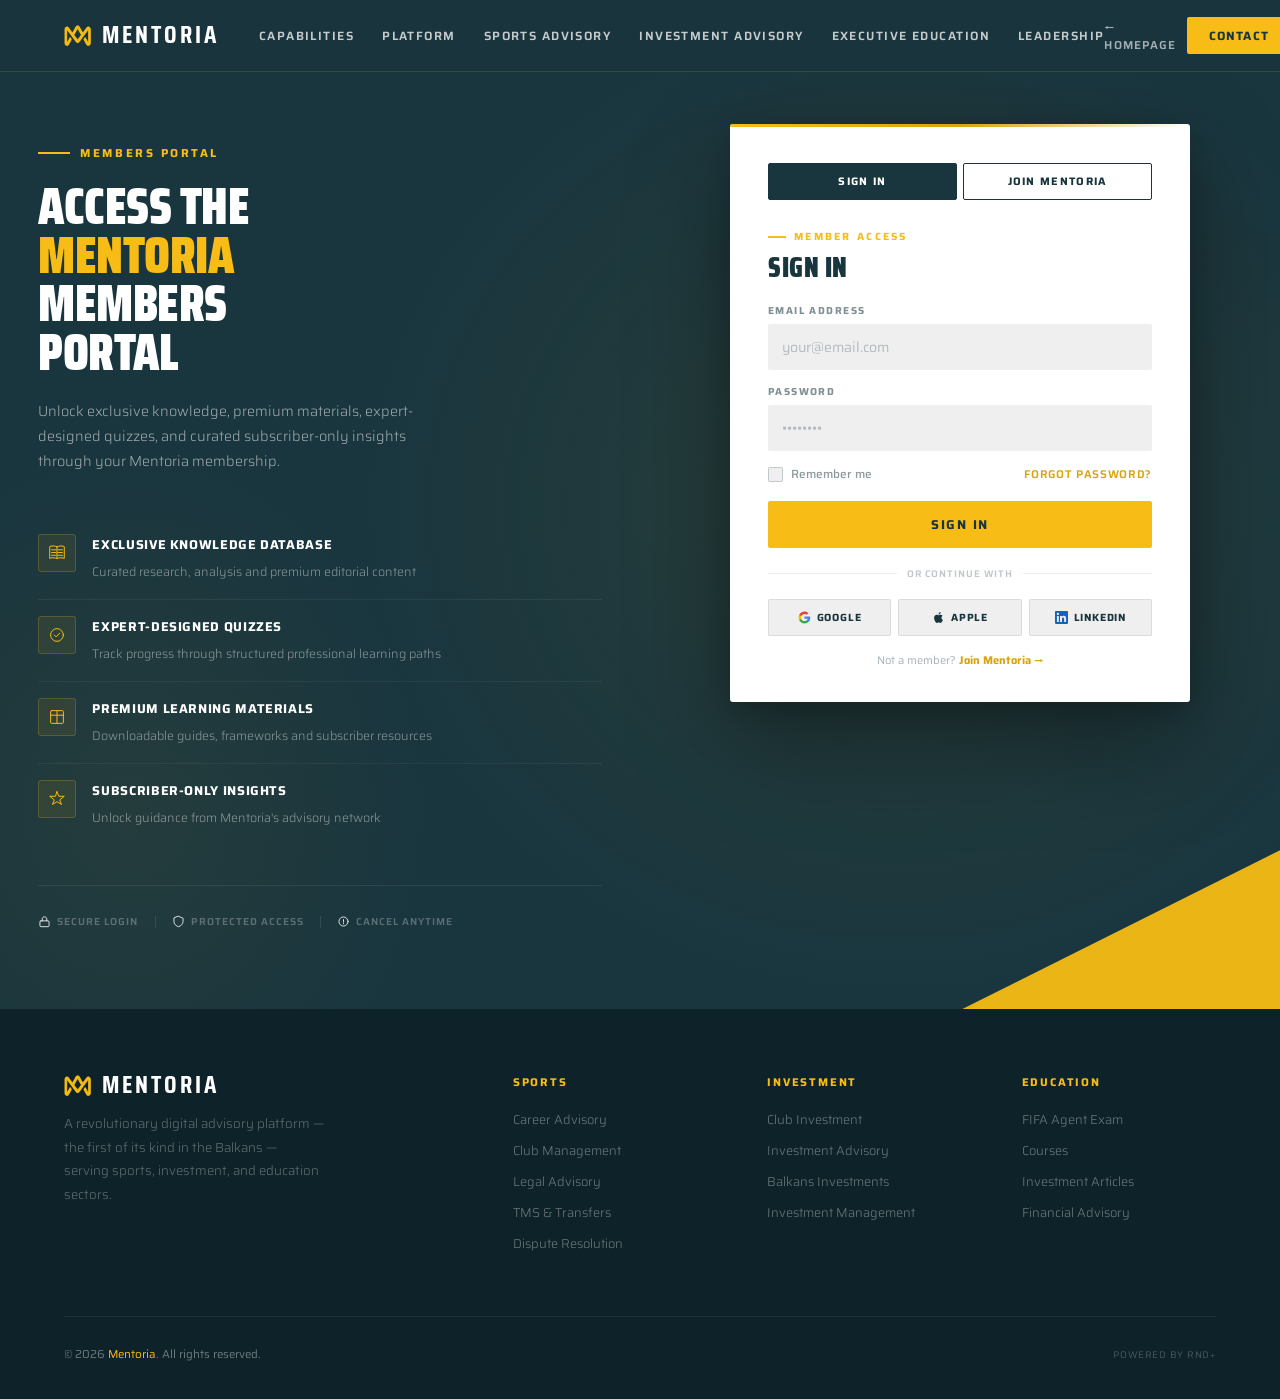
<file: login.html>
<!DOCTYPE html>
<!DOCTYPE html>

<html lang="en">
<head>
<meta charset="utf-8"/>
<meta content="width=device-width, initial-scale=1.0" name="viewport"/>
<title>Mentoria — Members Portal</title>
<link href="https://fonts.googleapis.com/css2?family=Saira:wght@300;400;500;600;700;800;900&amp;family=Saira+Condensed:wght@400;600;700;900&amp;display=swap" rel="stylesheet"/><link href="assets/css/login.css" rel="stylesheet"/>

</head>
<body>
<!-- ── NAV ── -->
<nav>
<div class="nav-left">
<a class="nav-logo" href="index.html">
<img alt="M" height="21" src="assets/images/index-679232523f0b.png" style="display:block;flex-shrink:0;" width="28"/>
<span style="font-family:'Saira Condensed',sans-serif;font-size:1.55rem;font-weight:700;letter-spacing:0.12em;color:#FFFFFF;text-transform:uppercase;line-height:1;">MENTORIA</span>
</a>
<div class="nav-links">
<a href="index.html#services">Capabilities</a>
<a href="index.html#about">Platform</a>
<a href="index.html#sports">Sports Advisory</a>
<a href="index.html#investment">Investment Advisory</a>
<a href="index.html#education">Executive Education</a>
<a href="index.html#team">Leadership</a>
</div>
</div>
<div class="nav-right">
<a class="nav-back" href="index.html">← Homepage</a>
<a class="nav-cta" href="index.html#contact">Contact</a>
</div>
<div class="nav-mobile-actions">
<a class="nav-mobile-login" href="#panel-login">Sign In</a>
<button aria-controls="mobile-menu" aria-expanded="false" aria-label="Open menu" class="mobile-menu-toggle" id="mobile-menu-toggle" type="button">
<span></span><span></span><span></span>
</button>
</div>
</nav>
<div class="mobile-menu" id="mobile-menu" hidden>
<a href="index.html">Homepage</a>
<a href="index.html#services">Capabilities</a>
<a href="index.html#about">Platform</a>
<a href="index.html#sports">Sports Advisory</a>
<a href="index.html#investment">Investment Advisory</a>
<a href="index.html#education">Executive Education</a>
<a href="index.html#team">Leadership</a>
<a href="index.html#contact">Contact</a>
<a href="#panel-login">Sign In</a>
</div>
<!-- ── PORTAL SPLIT SCREEN ── -->
<div class="portal-wrap">
<!-- LEFT: Brand -->
<div class="brand-panel">
<div class="brand-eyebrow">Members Portal</div>
<h1 class="brand-title">Access the<br/><span class="accent">Mentoria</span><br/>Members<br/>Portal</h1>
<p class="brand-desc">Unlock exclusive knowledge, premium materials, expert-designed quizzes, and curated subscriber-only insights through your Mentoria membership.</p>
<ul class="benefits-list">
<li class="benefit-item">
<div class="b-icon">
<svg fill="none" height="20" stroke="#F7BC15" stroke-linecap="round" stroke-linejoin="round" stroke-width="2.2" viewbox="0 0 44 44" width="20" xmlns="http://www.w3.org/2000/svg">
<path d="M22 8C18 6 8 6 6 8L6 34C8 32 18 32 22 34C26 32 36 32 38 34L38 8C36 6 26 6 22 8Z"></path><line x1="22" x2="22" y1="8" y2="34"></line>
<line x1="10" x2="20" y1="15" y2="15"></line><line x1="10" x2="20" y1="21" y2="21"></line><line x1="10" x2="20" y1="27" y2="27"></line>
<line x1="24" x2="34" y1="15" y2="15"></line><line x1="24" x2="34" y1="21" y2="21"></line><line x1="24" x2="34" y1="27" y2="27"></line>
</svg>
</div>
<div class="benefit-text"><strong>Exclusive Knowledge Database</strong><span>Curated research, analysis and premium editorial content</span></div>
</li>
<li class="benefit-item">
<div class="b-icon">
<svg fill="none" height="20" stroke="#F7BC15" stroke-linecap="round" stroke-linejoin="round" stroke-width="2.2" viewbox="0 0 44 44" width="20" xmlns="http://www.w3.org/2000/svg">
<circle cx="22" cy="22" r="14"></circle><path d="M16 22L20 26L28 18"></path>
</svg>
</div>
<div class="benefit-text"><strong>Expert-Designed Quizzes</strong><span>Track progress through structured professional learning paths</span></div>
</li>
<li class="benefit-item">
<div class="b-icon">
<svg fill="none" height="20" stroke="#F7BC15" stroke-linecap="round" stroke-linejoin="round" stroke-width="2.2" viewbox="0 0 44 44" width="20" xmlns="http://www.w3.org/2000/svg">
<rect height="28" rx="2" width="28" x="8" y="8"></rect><line x1="8" x2="36" y1="18" y2="18"></line><line x1="22" x2="22" y1="8" y2="36"></line>
</svg>
</div>
<div class="benefit-text"><strong>Premium Learning Materials</strong><span>Downloadable guides, frameworks and subscriber resources</span></div>
</li>
<li class="benefit-item">
<div class="b-icon">
<svg fill="none" height="20" stroke="#F7BC15" stroke-linecap="round" stroke-linejoin="round" stroke-width="2.2" viewbox="0 0 44 44" width="20" xmlns="http://www.w3.org/2000/svg">
<path d="M22 6L26 16L38 16L28 24L32 34L22 28L12 34L16 24L6 16L18 16Z"></path>
</svg>
</div>
<div class="benefit-text"><strong>Subscriber-Only Insights</strong><span>Unlock guidance from Mentoria's advisory network</span></div>
</li>
</ul>
<div class="trust-row">
<div class="trust-item">
<svg fill="none" height="13" stroke="#EFEFEF" stroke-linecap="round" stroke-width="1.4" viewbox="0 0 20 20" width="13"><rect height="9" rx="1.5" width="14" x="3" y="9"></rect><path d="M6.5 9V6C6.5 4.34 7.84 3 9.5 3H10.5C12.16 3 13.5 4.34 13.5 6V9"></path></svg>
        Secure Login
      </div>
<div class="t-sep"></div>
<div class="trust-item">
<svg fill="none" height="13" stroke="#EFEFEF" stroke-linecap="round" stroke-width="1.4" viewbox="0 0 20 20" width="13"><path d="M10 2L17 5L17 10C17 14 13.5 17 10 18C6.5 17 3 14 3 10L3 5Z"></path></svg>
        Protected Access
      </div>
<div class="t-sep"></div>
<div class="trust-item">
<svg fill="none" height="13" stroke="#EFEFEF" stroke-linecap="round" stroke-width="1.4" viewbox="0 0 20 20" width="13"><circle cx="10" cy="10" r="7"></circle><path d="M10 7V11M10 13V13.5"></path></svg>
        Cancel Anytime
      </div>
</div>
</div>
<!-- RIGHT: Auth Card -->
<div class="auth-panel">
<div class="auth-card">
<div class="card-topbar"></div>
<div class="card-inner">
<!-- Tab switcher -->
<div class="auth-tabs">
<button class="tab-btn active" onclick="switchTab('login')">Sign In</button>
<button class="tab-btn" onclick="switchTab('register')">Join Mentoria</button>
</div>
<!-- ── LOGIN ── -->
<div class="form-panel active" id="panel-login">
<div class="form-eyebrow">Member Access</div>
<div class="form-title">Sign In</div>
<form onsubmit="return false;">
<div class="field">
<label class="field-label" for="l-email">Email Address</label>
<input autocomplete="email" class="field-input" id="l-email" placeholder="your@email.com" type="email"/>
</div>
<div class="field">
<label class="field-label" for="l-pass">Password</label>
<input autocomplete="current-password" class="field-input" id="l-pass" placeholder="••••••••" type="password"/>
</div>
<div class="form-meta">
<label class="checkbox-label">
<input id="remember" type="checkbox"/><span class="checkbox-box"></span>Remember me
              </label>
<a class="forgot-link" href="#">Forgot password?</a>
</div>
<button class="btn-primary" type="submit">Sign In</button>
</form>
<div class="form-divider"><span>or continue with</span></div>
<div class="social-row">
<a class="social-btn" href="#">
<svg viewbox="0 0 24 24"><path d="M22.56 12.25c0-.78-.07-1.53-.2-2.25H12v4.26h5.92c-.26 1.37-1.04 2.53-2.21 3.31v2.77h3.57c2.08-1.92 3.28-4.74 3.28-8.09z" fill="#4285F4"></path><path d="M12 23c2.97 0 5.46-.98 7.28-2.66l-3.57-2.77c-.98.66-2.23 1.06-3.71 1.06-2.86 0-5.29-1.93-6.16-4.53H2.18v2.84C3.99 20.53 7.7 23 12 23z" fill="#34A853"></path><path d="M5.84 14.09c-.22-.66-.35-1.36-.35-2.09s.13-1.43.35-2.09V7.07H2.18C1.43 8.55 1 10.22 1 12s.43 3.45 1.18 4.93l2.85-2.22.81-.62z" fill="#FBBC05"></path><path d="M12 5.38c1.62 0 3.06.56 4.21 1.64l3.15-3.15C17.45 2.09 14.97 1 12 1 7.7 1 3.99 3.47 2.18 7.07l3.66 2.84c.87-2.6 3.3-4.53 6.16-4.53z" fill="#EA4335"></path></svg>
              Google
            </a>
<a class="social-btn" href="#">
<svg fill="currentColor" viewbox="0 0 24 24"><path d="M18.71 19.5c-.83 1.24-1.71 2.45-3.05 2.47-1.34.03-1.77-.79-3.29-.79-1.53 0-2 .77-3.27.82-1.31.05-2.3-1.32-3.14-2.53C4.25 17 2.94 12.45 4.7 9.39c.87-1.52 2.43-2.48 4.12-2.51 1.28-.02 2.5.87 3.29.87.78 0 2.26-1.07 3.8-.91.65.03 2.47.26 3.64 1.98-.09.06-2.17 1.28-2.15 3.81.03 3.02 2.65 4.03 2.68 4.04-.03.07-.42 1.44-1.38 2.83M13 3.5c.73-.83 1.94-1.46 2.94-1.5.13 1.17-.34 2.35-1.04 3.19-.69.85-1.83 1.51-2.95 1.42-.15-1.15.41-2.35 1.05-3.11z"></path></svg>
              Apple
            </a>
<a class="social-btn" href="#">
<svg fill="currentColor" viewbox="0 0 24 24"><path d="M20.447 20.452h-3.554v-5.569c0-1.328-.027-3.037-1.852-3.037-1.853 0-2.136 1.445-2.136 2.939v5.667H9.351V9h3.414v1.561h.046c.477-.9 1.637-1.85 3.37-1.85 3.601 0 4.267 2.37 4.267 5.455v6.286zM5.337 7.433c-1.144 0-2.063-.926-2.063-2.065 0-1.138.92-2.063 2.063-2.063 1.14 0 2.064.925 2.064 2.063 0 1.139-.925 2.065-2.064 2.065zm1.782 13.019H3.555V9h3.564v11.452zM22.225 0H1.771C.792 0 0 .774 0 1.729v20.542C0 23.227.792 24 1.771 24h20.451C23.2 24 24 23.227 24 22.271V1.729C24 .774 23.2 0 22.222 0h.003z" fill="#0A66C2"></path></svg>
              LinkedIn
            </a>
</div>
<p class="card-note">Not a member? <a href="#" onclick="switchTab('register');return false;">Join Mentoria →</a></p>
</div>
<!-- ── REGISTER ── -->
<div class="form-panel" id="panel-register">
<div class="form-eyebrow">New Membership</div>
<div class="form-title">Join Mentoria</div>
<form onsubmit="return false;">
<!-- Name row -->
<div class="field-row">
<div class="field">
<label class="field-label" for="r-fname">First Name</label>
<input autocomplete="given-name" class="field-input" id="r-fname" placeholder="First" type="text"/>
</div>
<div class="field">
<label class="field-label" for="r-lname">Last Name</label>
<input autocomplete="family-name" class="field-input" id="r-lname" placeholder="Last" type="text"/>
</div>
</div>
<!-- Email -->
<div class="field">
<label class="field-label" for="r-email">Email Address</label>
<input autocomplete="email" class="field-input" id="r-email" placeholder="your@email.com" type="email"/>
</div>
<!-- ── ROLE DROPDOWN ── -->
<div class="field">
<label class="field-label" for="r-role">I am a...</label>
<div class="select-wrap">
<select class="field-select" id="r-role" onchange="updateRoleHint(this.value)">
<option value="">Select your profile</option>
<option value="player">Football Player / Athlete</option>
<option value="club">Football Club / Organisation</option>
<option value="investor">Investor / Private Equity</option>
<option value="agent">Licensed Football Agent</option>
<option value="executive">Sports Executive / Director</option>
<option value="lawyer">Sports Lawyer / Legal Professional</option>
<option value="coach">Coach / Technical Staff</option>
<option value="student">Student / Aspiring Professional</option>
<option value="other">Other</option>
</select>
</div>
<!-- Role-contextual hints -->
<div class="role-hint" id="hint-player">You'll get access to <strong>career advisory content</strong>, contract guidance, dual-career resources, and athlete transition planning materials.</div>
<div class="role-hint" id="hint-club">Your portal will feature <strong>club management frameworks</strong>, governance tools, TMS guides, and Balkans market intelligence for clubs.</div>
<div class="role-hint" id="hint-investor">You'll access <strong>investment advisory content</strong>, Balkans deal intelligence, club valuation frameworks, and buy-side resources.</div>
<div class="role-hint" id="hint-agent">Your dashboard will prioritise <strong>FIFA Agent exam prep</strong>, TMS tutorials, regulatory updates, and transfer market insights.</div>
<div class="role-hint" id="hint-executive">You'll unlock <strong>executive education content</strong>, leadership frameworks, governance guides, and strategic advisory resources.</div>
<div class="role-hint" id="hint-lawyer">Access <strong>legal advisory content</strong>, CAS and FIFA dispute case studies, regulatory analysis, and contract frameworks.</div>
<div class="role-hint" id="hint-coach">Your portal will include <strong>technical and management content</strong>, career transition resources, and professional development materials.</div>
<div class="role-hint" id="hint-student">You'll access <strong>foundational learning materials</strong>, exam prep courses, and career-entry resources for sports professionals.</div>
<div class="role-hint" id="hint-other">You'll get <strong>full access</strong> to the Mentoria knowledge base. You can personalise your dashboard after registration.</div>
</div>
<!-- Password -->
<div class="field">
<label class="field-label" for="r-pass">Password</label>
<input autocomplete="new-password" class="field-input" id="r-pass" placeholder="Create a password" type="password"/>
</div>
<div class="field">
<label class="field-label" for="r-pass2">Confirm Password</label>
<input autocomplete="new-password" class="field-input" id="r-pass2" placeholder="Repeat password" type="password"/>
</div>
<!-- ── PURCHASE TYPE TOGGLE ── -->
<div class="field">
<label class="field-label">Access Type</label>
<div class="purchase-toggle">
<input checked="" class="purchase-radio" id="pt-sub" name="purchase" onchange="switchPurchase('subscription')" type="radio" value="subscription"/>
<label class="purchase-label" for="pt-sub">
<span class="purchase-label-title">Subscription</span>
<span class="purchase-label-sub">Full platform access</span>
</label>
<input class="purchase-radio" id="pt-once" name="purchase" onchange="switchPurchase('onetime')" type="radio" value="onetime"/>
<label class="purchase-label" for="pt-once">
<span class="purchase-label-title">One-Time Service</span>
<span class="purchase-label-sub">Single course or session</span>
</label>
</div>
</div>
<!-- SUBSCRIPTION PANEL -->
<div class="purchase-panel active" id="pp-subscription">
<div class="trial-notice">
<svg fill="none" height="16" stroke="#F7BC15" stroke-linecap="round" stroke-linejoin="round" stroke-width="1.6" style="flex-shrink:0;margin-top:1px;" viewbox="0 0 20 20" width="16" xmlns="http://www.w3.org/2000/svg">
<path d="M10 2L12.5 7.5L18 8L14 12L15.5 18L10 15L4.5 18L6 12L2 8L7.5 7.5Z"></path>
</svg>
                Begin with a <strong>7-day free trial</strong> — full platform access, cancel anytime.
              </div>
<!-- Plan trigger button -->
<div class="plan-trigger-wrap">
<span class="plan-label-text">Membership Plan</span>
<button class="plan-trigger-btn" id="plan-trigger-btn" onclick="openPlanModal()" type="button">
<span>
                    Selected: <span class="selected-plan" id="selected-plan-label">Annual — €39/mo</span>
</span>
<svg fill="none" height="14" stroke="currentColor" stroke-linecap="round" stroke-width="1.5" viewbox="0 0 16 16" width="14" xmlns="http://www.w3.org/2000/svg">
<path d="M3 6L8 11L13 6"></path>
</svg>
</button>
</div>
</div>
<!-- ONE-TIME SERVICE PANEL -->
<div class="purchase-panel" id="pp-onetime">
<div class="service-grid">
<div>
<input checked="" class="svc-radio" id="svc-fifa" name="service" type="radio" value="fifa"/>
<label class="svc-card" for="svc-fifa">
<div class="svc-card-left">
<div class="svc-card-name">FIFA Agent Exam Prep</div>
<div class="svc-card-desc">Full prep course: regulations, FFMS, TMS &amp; mock exams</div>
</div>
<div class="svc-card-price">€199</div>
</label>
</div>
<div>
<input class="svc-radio" id="svc-invest" name="service" type="radio" value="invest"/>
<label class="svc-card" for="svc-invest">
<div class="svc-card-left">
<div class="svc-card-name">Club Investment Masterclass</div>
<div class="svc-card-desc">Buy-side due diligence &amp; Balkans market entry framework</div>
</div>
<div class="svc-card-price">€249</div>
</label>
</div>
<div>
<input class="svc-radio" id="svc-contract" name="service" type="radio" value="contract"/>
<label class="svc-card" for="svc-contract">
<div class="svc-card-left">
<div class="svc-card-name">Contract Law Fundamentals</div>
<div class="svc-card-desc">Player contracts, image rights &amp; regulatory compliance</div>
</div>
<div class="svc-card-price">€149</div>
</label>
</div>
<div>
<input class="svc-radio" id="svc-career" name="service" type="radio" value="career"/>
<label class="svc-card" for="svc-career">
<div class="svc-card-left">
<div class="svc-card-name">Athlete Career Transition</div>
<div class="svc-card-desc">Post-sport planning, branding &amp; executive readiness</div>
</div>
<div class="svc-card-price">€179</div>
</label>
</div>
<div>
<input class="svc-radio" id="svc-session" name="service" type="radio" value="session"/>
<label class="svc-card" for="svc-session">
<div class="svc-card-left">
<div class="svc-card-name">1-on-1 Advisory Session</div>
<div class="svc-card-desc">60-minute expert consultation — any topic, any vertical</div>
</div>
<div class="svc-card-price">€299</div>
</label>
</div>
</div>
</div>
<button class="btn-primary" id="register-cta" type="submit">Join Mentoria</button>
</form>
<p class="card-note">
            Already a member? <a href="#" onclick="switchTab('login');return false;">Sign in →</a><br/>
            By joining you agree to our <a href="#">Terms</a> &amp; <a href="#">Privacy Policy</a>
</p>
</div>
</div><!-- /card-inner -->
</div><!-- /auth-card -->
</div><!-- /auth-panel -->
</div><!-- /portal-wrap -->
<!-- ── FOOTER ── -->
<footer>
<div class="footer-grid">
<div class="footer-brand">
<a class="nav-logo" href="index.html" style="text-decoration:none;display:flex;align-items:center;gap:10px;">
<img alt="M" height="21" src="assets/images/index-679232523f0b.png" style="display:block;flex-shrink:0;" width="28"/>
<span style="font-family:'Saira Condensed',sans-serif;font-size:1.55rem;font-weight:700;letter-spacing:0.12em;color:#FFFFFF;text-transform:uppercase;line-height:1;">MENTORIA</span>
</a>
<p>A revolutionary digital advisory platform — the first of its kind in the Balkans — serving sports, investment, and education sectors.</p>
</div>
<div class="footer-col">
<h4>Sports</h4>
<a href="index.html#sports">Career Advisory</a>
<a href="index.html#sports">Club Management</a>
<a href="index.html#sports">Legal Advisory</a>
<a href="index.html#sports">TMS &amp; Transfers</a>
<a href="index.html#sports">Dispute Resolution</a>
</div>
<div class="footer-col">
<h4>Investment</h4>
<a href="index.html#investment">Club Investment</a>
<a href="index.html#investment">Investment Advisory</a>
<a href="index.html#investment">Balkans Investments</a>
<a href="index.html#investment">Investment Management</a>
</div>
<div class="footer-col">
<h4>Education</h4>
<a href="#">FIFA Agent Exam</a>
<a href="#">Courses</a>
<a href="#">Investment Articles</a>
<a href="#">Financial Advisory</a>
</div>
</div>
<div class="footer-bottom">
<p>© 2026 <span>Mentoria</span>. All rights reserved.</p>
<p style="display:flex;align-items:center;gap:6px;font-size:0.6rem;letter-spacing:0.08em;text-transform:uppercase;opacity:0.6;">Powered by rnd+</p>
</div>
</footer>

<!-- ── PLAN MODAL ── -->
<div class="plan-modal-overlay" id="plan-modal-overlay" onclick="closePlanModal(event)">
<div class="plan-modal" id="plan-modal">
<div class="plan-modal-top"></div>
<div class="plan-modal-inner">
<div class="plan-modal-title">Choose Your Plan</div>
<div class="plan-modal-sub">Both plans include a 7-day free trial. Cancel anytime — no commitment required.</div>
<!-- Monthly -->
<div class="plan-option-card" id="poc-monthly" onclick="selectPlan('monthly')" onmouseenter="hoverPlan(this)" onmouseleave="unhoverPlan(this)">
<div class="poc-top">
<span class="poc-name">Monthly Plan</span>
</div>
<div class="poc-price">€49 <sub>/ month</sub></div>
<div class="poc-desc">Full access to the Mentoria members portal. Billed monthly — maximum flexibility.</div>
<ul class="poc-features">
<li>Full knowledge database access</li>
<li>All quizzes and learning materials</li>
<li>Subscriber-only insights &amp; content</li>
<li>Cancel or pause anytime</li>
</ul>
</div>
<!-- Annual -->
<div class="plan-option-card selected" id="poc-annual" onclick="selectPlan('annual')" onmouseenter="hoverPlan(this)" onmouseleave="unhoverPlan(this)">
<div class="poc-top">
<span class="poc-name">Annual Plan</span>
<span class="poc-badge">Best Value — Save 20%</span>
</div>
<div class="poc-price">€39 <sub>/ month · billed annually</sub></div>
<div class="poc-desc">Everything in Monthly, billed as €468/year. Save €120 compared to monthly billing.</div>
<ul class="poc-features">
<li>Full knowledge database access</li>
<li>All quizzes and learning materials</li>
<li>Subscriber-only insights &amp; content</li>
<li>Priority advisory content updates</li>
<li>20% saving vs monthly plan</li>
</ul>
</div>
<div class="plan-modal-actions">
<button class="modal-btn-cancel" onclick="closePlanModal()">Cancel</button>
<button class="modal-btn-confirm" onclick="confirmPlan()">Confirm Selection</button>
</div>
</div>
</div>
</div>
<script src="assets/js/login.js"></script><script src="assets/js/mobile-nav.js"></script></body>
</html>
</file>
<file: assets/css/index.css>
*, *::before, *::after { box-sizing: border-box; margin: 0; padding: 0; }

  :root {
    --gold: #F7BC15;
    --gold-dark: #d9a410;
    --teal: #19353E;
    --teal-mid: #1e4552;
    --teal-light: #2a5c6e;
    --light: #EFEFEF;
    --white: #ffffff;
    --text-muted: #7a9aa5;
  }

  html { scroll-behavior: smooth; }

  body {
    font-family: 'Saira', sans-serif;
    background: var(--white);
    color: var(--teal);
    overflow-x: hidden;
  }

  /* ── NAV ── */
  nav {
    position: fixed; top: 0; left: 0; right: 0; z-index: 100;
    display: flex; align-items: center; justify-content: space-between;
    padding: 0 5%;
    height: 72px;
    background: rgba(25, 53, 62, 0.96);
    backdrop-filter: blur(12px);
    border-bottom: 1px solid rgba(247,188,21,0.15);
    overflow: visible;
  }

  .nav-logo { display: flex; align-items: center; gap: 10px; text-decoration: none; }
  .nav-logo svg { width: 36px; height: 28px; }
  .nav-logo span {}

  .nav-links { display: flex; align-items: center; gap: 36px; margin-left: 48px; }
  .nav-links a {
    font-size: 0.78rem; font-weight: 600; letter-spacing: 0.12em;
    text-transform: uppercase; color: rgba(255,255,255,0.75);
    text-decoration: none; transition: color 0.2s;
  }
  .nav-links a:hover { color: var(--gold); }

  .nav-member-login {
    background: transparent;
    border: 1.5px solid rgba(247,188,21,0.5);
    color: var(--gold) !important;
    padding: 9px 18px; border-radius: 2px;
    font-weight: 700 !important; letter-spacing: 0.1em !important;
    transition: all 0.2s !important;
  }
  .nav-member-login:hover { background: rgba(247,188,21,0.1) !important; }

  .nav-cta {
    background: var(--gold); color: var(--teal) !important;
    padding: 9px 22px; border-radius: 2px;
    font-weight: 700 !important; letter-spacing: 0.1em !important;
    transition: background 0.2s, transform 0.15s !important;
  }
  .nav-cta:hover { background: var(--gold-dark) !important; transform: translateY(-1px); }

  /* ── HERO ── */
  .hero {
    min-height: 100vh;
    background: var(--teal);
    display: grid;
    grid-template-columns: 1fr 1fr;
    position: relative;
    overflow: hidden;
  }

  .hero::before {
    content: '';
    position: absolute; inset: 0;
    background:
      radial-gradient(ellipse 60% 70% at 70% 50%, rgba(247,188,21,0.08) 0%, transparent 70%),
      radial-gradient(ellipse 40% 60% at 10% 80%, rgba(247,188,21,0.05) 0%, transparent 60%);
    pointer-events: none;
  }

  /* diagonal gold accent */
  .hero::after {
    content: '';
    position: absolute; bottom: -1px; right: 0;
    width: 420px; height: 220px;
    background: var(--gold);
    clip-path: polygon(100% 0, 100% 100%, 0 100%);
    opacity: 0.95;
  }

  .hero-content {
    display: flex; flex-direction: column; justify-content: center;
    padding: 120px 6% 80px;
    position: relative; z-index: 2;
  }

  .hero-eyebrow {
    font-size: 0.72rem; font-weight: 700; letter-spacing: 0.22em;
    text-transform: uppercase; color: var(--gold);
    margin-bottom: 20px;
    display: flex; align-items: center; gap: 10px;
  }
  .hero-eyebrow::before {
    content: ''; display: block;
    width: 32px; height: 2px; background: var(--gold);
  }

  .hero-title {
    font-family: 'Saira Condensed', sans-serif;
    font-size: clamp(3rem, 5vw, 5rem);
    font-weight: 900; line-height: 0.95;
    color: var(--white);
    text-transform: uppercase;
    letter-spacing: -0.01em;
    margin-bottom: 28px;
  }

  .hero-title .accent { color: var(--gold); }

  .hero-desc {
    font-size: 1rem; font-weight: 300; line-height: 1.75;
    color: rgba(255,255,255,0.65);
    max-width: 420px;
    margin-bottom: 44px;
  }

  .hero-btns { display: flex; gap: 14px; flex-wrap: wrap; }

  .btn-primary {
    background: var(--gold); color: var(--teal);
    padding: 14px 32px; border: none; cursor: pointer;
    font-family: 'Saira', sans-serif;
    font-size: 0.8rem; font-weight: 700; letter-spacing: 0.14em;
    text-transform: uppercase; text-decoration: none;
    border-radius: 2px;
    transition: all 0.2s;
    display: inline-block;
  }
  .btn-primary:hover { background: var(--gold-dark); transform: translateY(-2px); }

  .btn-outline {
    background: transparent; color: var(--white);
    padding: 13px 32px;
    border: 1.5px solid rgba(255,255,255,0.35); cursor: pointer;
    font-family: 'Saira', sans-serif;
    font-size: 0.8rem; font-weight: 600; letter-spacing: 0.14em;
    text-transform: uppercase; text-decoration: none;
    border-radius: 2px;
    transition: all 0.2s;
    display: inline-block;
  }
  .btn-outline:hover { border-color: var(--gold); color: var(--gold); }

  .hero-stats {
    display: flex; gap: 40px; margin-top: 56px;
    padding-top: 36px;
    border-top: 1px solid rgba(255,255,255,0.1);
  }
  .stat-item {}
  .stat-num {
    font-family: 'Saira Condensed', sans-serif;
    font-size: 2rem; font-weight: 900; color: var(--gold);
    line-height: 1;
  }
  .stat-label {
    font-size: 0.7rem; font-weight: 500; letter-spacing: 0.1em;
    text-transform: uppercase; color: rgba(255,255,255,0.45);
    margin-top: 4px;
  }

  .hero-visual {
    position: relative; z-index: 2;
    display: flex; align-items: center; justify-content: center;
    padding: 100px 5% 80px;
  }

  /* Floating cards on hero */
  .hero-cards {
    display: grid;
    grid-template-columns: 1fr 1fr;
    gap: 14px;
    width: 100%;
    max-width: 440px;
  }

  .hcard {
    background: rgba(255,255,255,0.04);
    border: 1px solid rgba(255,255,255,0.1);
    border-radius: 6px;
    padding: 22px 20px;
    backdrop-filter: blur(8px);
    transition: border-color 0.2s, transform 0.2s;
    cursor: default;
  }
  .hcard:hover { border-color: rgba(247,188,21,0.4); transform: translateY(-3px); }
  .hcard.span2 { grid-column: 1/-1; }

  .hcard-icon {
    width: 38px; height: 38px;
    background: rgba(247,188,21,0.12);
    border-radius: 4px;
    display: flex; align-items: center; justify-content: center;
    margin-bottom: 14px;
    font-size: 1.1rem;
  }
  .hcard-title {
    font-size: 0.78rem; font-weight: 700; letter-spacing: 0.06em;
    text-transform: uppercase; color: var(--white);
    margin-bottom: 6px;
  }
  .hcard-desc {
    font-size: 0.7rem; font-weight: 300; line-height: 1.6;
    color: rgba(255,255,255,0.45);
  }

  /* ── SECTION BASE ── */
  section { padding: 100px 5%; }

  .section-label {
    font-size: 0.7rem; font-weight: 700; letter-spacing: 0.22em;
    text-transform: uppercase; color: var(--gold);
    margin-bottom: 12px;
    display: flex; align-items: center; gap: 10px;
  }
  .section-label::before {
    content: ''; width: 28px; height: 2px; background: var(--gold);
  }

  .section-title {
    font-family: 'Saira Condensed', sans-serif;
    font-size: clamp(2rem, 3.5vw, 3.2rem);
    font-weight: 900; text-transform: uppercase;
    color: var(--teal); line-height: 1;
    margin-bottom: 18px;
  }

  .section-sub {
    font-size: 1rem; font-weight: 300; line-height: 1.75;
    color: #5a7a85; max-width: 580px;
  }

  /* ── PILLARS ── */
  .pillars { background: var(--light); }

  .pillars-grid {
    display: grid;
    grid-template-columns: repeat(3, 1fr);
    gap: 2px;
    margin-top: 60px;
  }

  .pillar {
    background: var(--white);
    padding: 48px 36px;
    position: relative;
    overflow: hidden;
    transition: all 0.3s;
    cursor: default;
  }
  .pillar::before {
    content: '';
    position: absolute; top: 0; left: 0; right: 0;
    height: 3px; background: var(--gold);
    transform: scaleX(0); transform-origin: left;
    transition: transform 0.3s;
  }
  .pillar:hover::before { transform: scaleX(1); }
  .pillar:hover { transform: translateY(-4px); box-shadow: 0 20px 60px rgba(25,53,62,0.1); }

  .pillar-num {
    font-family: 'Saira Condensed', sans-serif;
    font-size: 5rem; font-weight: 900;
    color: rgba(25,53,62,0.05);
    line-height: 1;
    position: absolute; top: 20px; right: 24px;
    pointer-events: none;
  }

  .pillar-icon {
    width: 52px; height: 52px;
    background: var(--teal);
    border-radius: 6px;
    display: flex; align-items: center; justify-content: center;
    margin-bottom: 24px;
    font-size: 1.4rem;
  }

  .pillar-title {
    font-family: 'Saira Condensed', sans-serif;
    font-size: 1.5rem; font-weight: 900;
    text-transform: uppercase; color: var(--teal);
    margin-bottom: 14px; letter-spacing: 0.02em;
  }

  .pillar-desc {
    font-size: 0.88rem; font-weight: 300; line-height: 1.8;
    color: #5a7a85;
    margin-bottom: 24px;
  }

  .pillar-tags { display: flex; flex-wrap: wrap; gap: 6px; }
  .tag {
    font-size: 0.64rem; font-weight: 600; letter-spacing: 0.1em;
    text-transform: uppercase;
    padding: 5px 10px;
    border: 1px solid rgba(25,53,62,0.15);
    border-radius: 2px; color: var(--teal);
    transition: all 0.2s;
  }
  .tag:hover { background: var(--gold); border-color: var(--gold); color: var(--teal); }

  /* ── SERVICES GRID ── */
  .services-intro {
    display: grid; grid-template-columns: 1fr 1fr;
    gap: 80px; align-items: center;
    margin-bottom: 70px;
  }

  .services-grid {
    display: grid;
    grid-template-columns: repeat(4, 1fr);
    gap: 1px;
    background: var(--light);
    border: 1px solid var(--light);
  }

  .svc {
    background: var(--white);
    padding: 30px 26px;
    transition: all 0.25s;
    cursor: default;
    border-bottom: 3px solid transparent;
  }
  .svc:hover {
    background: var(--teal);
    border-bottom-color: var(--gold);
  }
  .svc:hover .svc-title { color: var(--white); }
  .svc:hover .svc-icon-wrap { background: rgba(247,188,21,0.15); }
  .svc:hover .svc-icon { filter: brightness(10); }
  .svc:hover .svc-body { color: rgba(255,255,255,0.5); }

  .svc-icon-wrap {
    width: 44px; height: 44px;
    background: var(--light);
    border-radius: 4px;
    display: flex; align-items: center; justify-content: center;
    margin-bottom: 16px;
    transition: background 0.25s;
    font-size: 1.2rem;
  }

  .svc-title {
    font-size: 0.82rem; font-weight: 700; letter-spacing: 0.05em;
    text-transform: uppercase; color: var(--teal);
    margin-bottom: 8px; transition: color 0.25s;
    line-height: 1.3;
  }

  .svc-body {
    font-size: 0.75rem; font-weight: 300; line-height: 1.7;
    color: #7a9aa5; transition: color 0.25s;
  }

  /* ── ABOUT ── */
  .about { background: var(--teal); position: relative; overflow: hidden; }
  .about::after {
    content: '';
    position: absolute; top: 0; right: 0;
    width: 380px; height: 380px;
    background: var(--gold);
    clip-path: polygon(100% 0, 100% 100%, 0 0);
    opacity: 0.08;
  }

  .about .section-title { color: var(--white); }
  .about .section-sub { color: rgba(255,255,255,0.55); }
  .about .section-label { color: var(--gold); }
  .about .section-label::before { background: var(--gold); }

  .about-grid {
    display: grid; grid-template-columns: 1fr 1fr;
    gap: 80px; align-items: center;
  }

  .about-features { margin-top: 44px; display: flex; flex-direction: column; gap: 20px; }

  .afeat {
    display: flex; gap: 16px; align-items: flex-start;
    padding: 20px;
    background: rgba(255,255,255,0.04);
    border: 1px solid rgba(255,255,255,0.08);
    border-radius: 4px;
    transition: border-color 0.2s;
  }
  .afeat:hover { border-color: rgba(247,188,21,0.3); }

  .afeat-icon {
    width: 40px; height: 40px; flex-shrink: 0;
    background: rgba(247,188,21,0.12);
    border-radius: 4px;
    display: flex; align-items: center; justify-content: center;
    font-size: 1.1rem;
  }

  .afeat-title {
    font-size: 0.82rem; font-weight: 700; letter-spacing: 0.06em;
    text-transform: uppercase; color: var(--white);
    margin-bottom: 4px;
  }
  .afeat-body {
    font-size: 0.78rem; font-weight: 300; line-height: 1.7;
    color: rgba(255,255,255,0.45);
  }

  .about-visual {
    position: relative; z-index: 2;
  }

  .about-big-text {
    font-family: 'Saira Condensed', sans-serif;
    font-size: clamp(3rem, 5vw, 5.5rem);
    font-weight: 900; text-transform: uppercase;
    line-height: 1;
    color: rgba(255,255,255,0.06);
    margin-bottom: 30px;
    letter-spacing: -0.02em;
  }

  .about-quote {
    border-left: 3px solid var(--gold);
    padding: 20px 24px;
    background: rgba(247,188,21,0.06);
    border-radius: 0 4px 4px 0;
    margin-bottom: 36px;
  }
  .about-quote p {
    font-size: 1.1rem; font-weight: 300; line-height: 1.7;
    color: rgba(255,255,255,0.85);
    font-style: italic;
  }

  .about-metrics {
    display: grid; grid-template-columns: repeat(3, 1fr);
    gap: 2px; background: rgba(255,255,255,0.06);
    border-radius: 4px; overflow: hidden;
  }
  .metric {
    background: rgba(255,255,255,0.03);
    padding: 24px 20px; text-align: center;
  }
  .metric-val {
    font-family: 'Saira Condensed', sans-serif;
    font-size: 2.2rem; font-weight: 900; color: var(--gold);
    line-height: 1;
  }
  .metric-lbl {
    font-size: 0.65rem; font-weight: 500; letter-spacing: 0.1em;
    text-transform: uppercase; color: rgba(255,255,255,0.35);
    margin-top: 6px;
  }

  /* ── OUR PEOPLE ── */
  .people { background: var(--light); }

  .people-header {
    display: flex; justify-content: space-between; align-items: flex-end;
    margin-bottom: 60px; gap: 40px; flex-wrap: wrap;
  }

  .person-card {
    background: var(--white);
    display: grid; grid-template-columns: 260px 1fr;
    gap: 0;
    border-radius: 4px;
    overflow: hidden;
    box-shadow: 0 4px 40px rgba(25,53,62,0.08);
    transition: box-shadow 0.3s, transform 0.3s;
  }
  .person-card:hover {
    box-shadow: 0 12px 60px rgba(25,53,62,0.14);
    transform: translateY(-4px);
  }

  .person-photo {
    background: var(--teal);
    position: relative;
    min-height: 380px;
    display: flex; flex-direction: column;
    justify-content: flex-end;
    overflow: hidden;
  }

  .person-photo-placeholder {
    position: absolute; inset: 0;
    background: linear-gradient(160deg, var(--teal-light) 0%, var(--teal) 100%);
    display: flex; align-items: center; justify-content: center;
  }

  .person-initials {
    font-family: 'Saira Condensed', sans-serif;
    font-size: 5rem; font-weight: 900;
    color: rgba(247,188,21,0.25);
    letter-spacing: -0.02em;
    user-select: none;
  }

  .person-photo-overlay {
    position: absolute; bottom: 0; left: 0; right: 0;
    background: linear-gradient(to top, rgba(25,53,62,0.9) 0%, transparent 100%);
    padding: 28px 24px 20px;
    z-index: 2;
  }

  .person-role-badge {
    display: inline-block;
    background: var(--gold);
    color: var(--teal);
    font-size: 0.62rem; font-weight: 800; letter-spacing: 0.14em;
    text-transform: uppercase;
    padding: 5px 12px; border-radius: 2px;
    margin-bottom: 8px;
  }

  .person-photo-name {
    font-family: 'Saira Condensed', sans-serif;
    font-size: 1.4rem; font-weight: 900;
    color: var(--white); letter-spacing: 0.02em;
    text-transform: uppercase;
    line-height: 1.1;
  }

  .person-body {
    padding: 44px 48px;
    display: flex; flex-direction: column; justify-content: center;
  }

  .person-bio {
    font-size: 0.9rem; font-weight: 300; line-height: 1.85;
    color: #4a6a75;
    margin-bottom: 32px;
  }

  .person-achievements {
    display: flex; flex-wrap: wrap; gap: 10px;
    margin-top: 16px;
    margin-bottom: 28px;
  }

  .achievement-badge {
    display: flex; align-items: center; gap: 6px;
    background: rgba(25,53,62,0.03);
    border: 1px solid rgba(25,53,62,0.06);
    border-radius: 3px;
    padding: 3px 8px;
    font-size: 0.14rem; font-weight: 550; letter-spacing: 0.12em;
    text-transform: uppercase; color: var(--teal); font-family: 'Saira', sans-serif;
    transition: all 0.2s;
  }
  .achievement-badge:hover {
    background: var(--gold);
    border-color: var(--gold);
  }
  .achievement-badge span { font-size: 0.7rem; }

  .person-divider {
    width: 40px; height: 3px;
    background: var(--gold);
    margin-bottom: 20px;
  }

  .person-highlight {
    font-size: 0.78rem; font-weight: 500; line-height: 1.7;
    color: var(--teal); font-style: italic;
    border-left: 3px solid var(--gold);
    padding-left: 16px;
  }

  @media (max-width: 860px) {
    .person-card { grid-template-columns: 1fr; }
    .person-photo { min-height: 220px; }
    .person-body { padding: 32px 28px; }
  }

  /* ── CTA STRIP ── */
  .cta-strip {
    background: var(--gold);
    padding: 60px 5%;
    display: flex; align-items: center; justify-content: space-between;
    gap: 40px; flex-wrap: wrap;
  }
  .cta-strip h2 {
    font-family: 'Saira Condensed', sans-serif;
    font-size: clamp(1.8rem, 3vw, 2.8rem);
    font-weight: 900; text-transform: uppercase;
    color: var(--teal); line-height: 1;
  }
  .btn-dark {
    background: var(--teal); color: var(--white);
    padding: 14px 36px; border: none; cursor: pointer;
    font-family: 'Saira', sans-serif;
    font-size: 0.8rem; font-weight: 700; letter-spacing: 0.14em;
    text-transform: uppercase; text-decoration: none;
    border-radius: 2px; transition: all 0.2s;
    display: inline-block; white-space: nowrap;
  }
  .btn-dark:hover { background: #0f2028; transform: translateY(-2px); }

  /* ── FOOTER ── */
  footer {
    background: #0d2229;
    padding: 64px 5% 36px;
    color: rgba(255,255,255,0.4);
  }

  .footer-grid {
    display: grid; grid-template-columns: 2fr 1fr 1fr 1fr;
    gap: 60px; margin-bottom: 52px;
  }

  .footer-brand .nav-logo { margin-bottom: 18px; }
  .footer-brand p {
    font-size: 0.82rem; font-weight: 300; line-height: 1.8;
    color: rgba(255,255,255,0.35); max-width: 260px;
  }

  .footer-col h4 {
    font-size: 0.7rem; font-weight: 700; letter-spacing: 0.16em;
    text-transform: uppercase; color: var(--gold);
    margin-bottom: 18px;
  }
  .footer-col a {
    display: block; font-size: 0.8rem; font-weight: 300;
    color: rgba(255,255,255,0.4); text-decoration: none;
    margin-bottom: 10px; transition: color 0.2s;
  }
  .footer-col a:hover { color: var(--white); }

  .footer-bottom {
    flex-wrap: wrap;
    border-top: 1px solid rgba(255,255,255,0.07);
    padding-top: 28px;
    display: flex; justify-content: space-between; align-items: center;
    flex-wrap: wrap; gap: 12px;
  }
  .footer-bottom p { font-size: 0.72rem; }
  .footer-bottom span { color: var(--gold); }

  /* ── ANIMATIONS ── */
  @keyframes fadeUp {
    from { opacity: 0; transform: translateY(30px); }
    to { opacity: 1; transform: translateY(0); }
  }
  .hero-eyebrow { animation: fadeUp 0.6s ease 0.2s both; }
  .hero-title { animation: fadeUp 0.6s ease 0.35s both; }
  .hero-desc { animation: fadeUp 0.6s ease 0.5s both; }
  .hero-btns { animation: fadeUp 0.6s ease 0.65s both; }
  .hero-stats { animation: fadeUp 0.6s ease 0.8s both; }
  .hero-cards { animation: fadeUp 0.7s ease 0.5s both; }

  /* ── RESPONSIVE ── */
  @media (max-width: 1024px) {
    .hero { grid-template-columns: 1fr; }
    .hero-visual { display: none; }
    .pillars-grid { grid-template-columns: 1fr; }
    .services-grid { grid-template-columns: repeat(2, 1fr); }
    .services-intro { grid-template-columns: 1fr; gap: 40px; }
    .about-grid { grid-template-columns: 1fr; }
    .footer-grid { grid-template-columns: 1fr 1fr; gap: 40px; }
  }
  @media (max-width: 600px) {
    .nav-links { display: none; }
    .services-grid { grid-template-columns: 1fr; }
    .footer-grid { grid-template-columns: 1fr; gap: 32px; }
    .hero-stats { flex-wrap: wrap; gap: 24px; }
  }

  /* ── PHOTO BRAND FILTER ── */
  .person-photo img {
    filter: grayscale(100%);
    transition: filter 0.5s ease;
  }
  .person-card:hover .person-photo img {
    filter: grayscale(0%);
  }

  /* Teal overlay on photo using pseudo-element */
  .person-photo-placeholder {
    position: absolute; inset: 0;
    background: linear-gradient(160deg, var(--teal-light) 0%, var(--teal) 100%);
    display: flex; align-items: center; justify-content: center;
  }


  /* ── ARTICLES ── */
  .articles {
    background: var(--light);
    padding: 100px 5%;
  }
  .articles-header {
    display: flex; align-items: flex-end; justify-content: space-between;
    gap: 24px; flex-wrap: wrap;
    margin-bottom: 56px;
  }
  .articles-header h2 {
    font-family: 'Saira Condensed', sans-serif;
    font-size: clamp(2rem, 4vw, 3.2rem);
    font-weight: 900; text-transform: uppercase;
    color: var(--teal); line-height: 1;
  }
  .articles-tabs {
    display: flex; gap: 8px; flex-wrap: wrap;
  }
  .tab-btn {
    background: transparent;
    border: 1.5px solid var(--teal);
    color: var(--teal);
    padding: 8px 20px;
    font-family: 'Saira', sans-serif;
    font-size: 0.72rem; font-weight: 700; letter-spacing: 0.12em;
    text-transform: uppercase; cursor: pointer;
    border-radius: 2px; transition: all 0.2s;
  }
  .tab-btn:hover, .tab-btn.active {
    background: var(--teal); color: var(--white);
  }
  .articles-grid {
    display: grid;
    grid-template-columns: repeat(3, 1fr);
    gap: 28px;
  }
  .article-card {
    background: var(--white);
    border-radius: 4px;
    overflow: hidden;
    display: flex; flex-direction: column;
    transition: transform 0.25s, box-shadow 0.25s;
  }
  .article-card:hover {
    transform: translateY(-6px);
    box-shadow: 0 20px 48px rgba(25,53,62,0.12);
  }
  .article-thumb {
    height: 200px;
    background: var(--teal);
    position: relative; overflow: hidden;
  }
  .article-thumb-inner {
    position: absolute; inset: 0;
    display: flex; align-items: center; justify-content: center;
    font-size: 3rem; opacity: 0.35;
  }
  .article-thumb-cat {
    position: absolute; top: 16px; left: 16px;
    background: var(--gold);
    color: var(--teal);
    font-family: 'Saira', sans-serif;
    font-size: 0.65rem; font-weight: 800; letter-spacing: 0.14em;
    text-transform: uppercase;
    padding: 4px 10px; border-radius: 2px;
  }
  .article-body {
    padding: 28px 24px 32px;
    flex: 1; display: flex; flex-direction: column;
  }
  .article-meta {
    font-size: 0.72rem; font-weight: 600; letter-spacing: 0.1em;
    text-transform: uppercase;
    color: rgba(25,53,62,0.4);
    margin-bottom: 12px;
  }
  .article-title {
    font-family: 'Saira Condensed', sans-serif;
    font-size: 1.2rem; font-weight: 700;
    color: var(--teal); line-height: 1.3;
    margin-bottom: 12px;
  }
  .article-excerpt {
    font-size: 0.85rem; font-weight: 300;
    color: rgba(25,53,62,0.65);
    line-height: 1.7; flex: 1;
    margin-bottom: 20px;
  }
  .article-link {
    font-size: 0.75rem; font-weight: 700; letter-spacing: 0.1em;
    text-transform: uppercase; text-decoration: none;
    color: var(--teal);
    transition: color 0.2s;
  }
  .article-link:hover { color: var(--gold); }
  .article-link::after { content: ' →'; }

  /* Featured article (first card, full width) */
  .article-card.featured {
    grid-column: 1 / -1;
    display: grid;
    grid-template-columns: 1fr 1fr;
  }
  .article-card.featured .article-thumb {
    height: 100%; min-height: 280px;
  }
  .article-card.featured .article-title {
    font-size: 1.6rem;
  }

  @media (max-width: 1024px) {
    .articles-grid { grid-template-columns: repeat(2, 1fr); }
    .article-card.featured { grid-template-columns: 1fr; }
    .article-card.featured .article-thumb { min-height: 220px; height: 220px; }
  }
  @media (max-width: 600px) {
    .articles-grid { grid-template-columns: 1fr; }
    .articles-header { flex-direction: column; align-items: flex-start; }
  }


/* ── MOBILE NAV ── */
.nav-mobile-actions {
  display: none;
  align-items: center;
  gap: 10px;
  margin-left: auto;
}
.nav-mobile-login {
  display: inline-flex;
  align-items: center;
  justify-content: center;
  min-height: 40px;
  padding: 0 14px;
  border: 1.5px solid rgba(247,188,21,0.55);
  border-radius: 2px;
  color: var(--gold);
  font-size: 0.68rem;
  font-weight: 700;
  letter-spacing: 0.1em;
  text-transform: uppercase;
  text-decoration: none;
  white-space: nowrap;
}
.mobile-menu-toggle {
  display: inline-flex;
  flex-direction: column;
  justify-content: center;
  gap: 4px;
  width: 42px;
  height: 42px;
  border: 1px solid rgba(255,255,255,0.2);
  border-radius: 2px;
  background: transparent;
  cursor: pointer;
}
.mobile-menu-toggle span {
  display: block;
  width: 18px;
  height: 2px;
  margin: 0 auto;
  background: var(--white);
  transition: transform 0.2s ease, opacity 0.2s ease;
}
.mobile-menu-toggle.is-open span:nth-child(1) { transform: translateY(6px) rotate(45deg); }
.mobile-menu-toggle.is-open span:nth-child(2) { opacity: 0; }
.mobile-menu-toggle.is-open span:nth-child(3) { transform: translateY(-6px) rotate(-45deg); }
.mobile-menu {
  position: fixed;
  top: 72px;
  left: 0;
  right: 0;
  z-index: 99;
  background: rgba(25, 53, 62, 0.98);
  border-bottom: 1px solid rgba(247,188,21,0.18);
  padding: 14px 5% 18px;
  display: flex;
  flex-direction: column;
  gap: 8px;
}
.mobile-menu[hidden] { display: none !important; }
.mobile-menu a {
  display: block;
  padding: 12px 0;
  border-bottom: 1px solid rgba(255,255,255,0.08);
  color: rgba(255,255,255,0.9);
  font-size: 0.82rem;
  font-weight: 600;
  letter-spacing: 0.08em;
  text-transform: uppercase;
  text-decoration: none;
}
.mobile-menu a:first-child {
  color: var(--gold);
}
body.mobile-menu-open { overflow: hidden; }

@media (max-width: 860px) {
  #lang-toggle-wrap { display: none; }
  .nav-mobile-actions { display: flex; }
  .nav-links { display: none; }
}
@media (min-width: 861px) {
  .mobile-menu { display: none !important; }
}
@media (max-width: 600px) {
  nav { padding: 0 4%; }
  .nav-logo span { font-size: 1.2rem !important; }
  .nav-mobile-login {
    min-height: 38px;
    padding: 0 10px;
    font-size: 0.62rem;
  }
}
</file>
<file: assets/css/login.css>
*, *::before, *::after { box-sizing: border-box; margin: 0; padding: 0; }

  :root {
    --gold:       #F7BC15;
    --gold-dark:  #d9a410;
    --teal:       #19353E;
    --teal-mid:   #1e4552;
    --teal-light: #2a5c6e;
    --light:      #EFEFEF;
    --white:      #ffffff;
    --text-muted: #7a9aa5;
    --footer-bg:  #0d2229;
  }

  html { scroll-behavior: smooth; }
  body { font-family: 'Saira', sans-serif; background: var(--white); color: var(--teal); overflow-x: hidden; }

  /* ── NAV ── */
  nav {
    position: fixed; top: 0; left: 0; right: 0; z-index: 100;
    display: flex; align-items: center; justify-content: space-between;
    padding: 0 5%; height: 72px;
    background: rgba(25,53,62,0.96);
    backdrop-filter: blur(12px);
    border-bottom: 1px solid rgba(247,188,21,0.15);
    overflow: visible;
  }
  .nav-left { display: flex; align-items: center; }
  .nav-logo { display: flex; align-items: center; gap: 10px; text-decoration: none; }
  .nav-links { display: flex; align-items: center; gap: 28px; margin-left: 40px; }
  .nav-links a {
    font-size: 0.75rem; font-weight: 600; letter-spacing: 0.12em;
    text-transform: uppercase; color: rgba(255,255,255,0.75);
    text-decoration: none; transition: color 0.2s; white-space: nowrap;
  }
  .nav-links a:hover { color: var(--gold); }
  .nav-right { display: flex; align-items: center; gap: 10px; }
  .nav-back {
    font-size: 0.72rem; font-weight: 600; letter-spacing: 0.1em;
    text-transform: uppercase; color: rgba(255,255,255,0.6);
    text-decoration: none; transition: color 0.2s;
  }
  .nav-back:hover { color: rgba(255,255,255,0.9); }
  .nav-cta {
    background: var(--gold); color: var(--teal) !important;
    padding: 9px 22px; border-radius: 2px;
    font-size: 0.75rem; font-weight: 700 !important; letter-spacing: 0.1em !important;
    text-transform: uppercase; text-decoration: none;
    transition: background 0.2s, transform 0.15s !important;
    white-space: nowrap;
  }
  .nav-cta:hover { background: var(--gold-dark) !important; transform: translateY(-1px); }

  /* ── PORTAL SPLIT ── */
  .portal-wrap {
    min-height: 100vh;
    background: var(--teal);
    display: grid;
    grid-template-columns: 1fr 1fr;
    position: relative;
    overflow: hidden;
    padding-top: 72px;
  }
  .portal-wrap::before {
    content: '';
    position: absolute; inset: 0;
    background:
      radial-gradient(ellipse 60% 70% at 70% 50%, rgba(247,188,21,0.08) 0%, transparent 70%),
      radial-gradient(ellipse 40% 60% at 10% 80%, rgba(247,188,21,0.05) 0%, transparent 60%);
    pointer-events: none; z-index: 0;
  }
  .portal-wrap::after {
    content: '';
    position: absolute; bottom: -1px; right: 0;
    width: 320px; height: 160px;
    background: var(--gold);
    clip-path: polygon(100% 0, 100% 100%, 0 100%);
    opacity: 0.95; z-index: 0;
  }

  /* ── LEFT BRAND PANEL ── */
  .brand-panel {
    position: relative; z-index: 1;
    display: flex; flex-direction: column; justify-content: center;
    padding: 72px 6% 80px;
  }
  .brand-eyebrow {
    font-size: 0.72rem; font-weight: 700; letter-spacing: 0.22em;
    text-transform: uppercase; color: var(--gold);
    margin-bottom: 20px;
    display: flex; align-items: center; gap: 10px;
    animation: fadeUp 0.6s ease 0.2s both;
  }
  .brand-eyebrow::before { content: ''; width: 32px; height: 2px; background: var(--gold); }
  .brand-title {
    font-family: 'Saira Condensed', sans-serif;
    font-size: clamp(2.6rem, 4vw, 4rem);
    font-weight: 900; line-height: 0.95;
    color: var(--white); text-transform: uppercase;
    letter-spacing: -0.01em; margin-bottom: 22px;
    animation: fadeUp 0.6s ease 0.35s both;
  }
  .brand-title .accent { color: var(--gold); }
  .brand-desc {
    font-size: 0.9rem; font-weight: 300; line-height: 1.75;
    color: rgba(255,255,255,0.58); max-width: 400px; margin-bottom: 44px;
    animation: fadeUp 0.6s ease 0.5s both;
  }

  /* Benefits */
  .benefits-list { list-style: none; animation: fadeUp 0.6s ease 0.65s both; }
  .benefit-item {
    display: flex; align-items: flex-start; gap: 16px;
    padding: 16px 0; border-bottom: 1px solid rgba(255,255,255,0.06);
    transition: padding-left 0.2s;
  }
  .benefit-item:last-child { border-bottom: none; }
  .benefit-item:hover { padding-left: 5px; }
  .b-icon {
    width: 38px; height: 38px; min-width: 38px;
    background: rgba(247,188,21,0.08);
    border: 1px solid rgba(247,188,21,0.2);
    border-radius: 3px;
    display: flex; align-items: center; justify-content: center;
  }
  .benefit-text strong {
    display: block; font-size: 0.8rem; font-weight: 700;
    letter-spacing: 0.05em; text-transform: uppercase;
    color: var(--white); margin-bottom: 3px;
  }
  .benefit-text span { font-size: 0.78rem; font-weight: 300; color: rgba(255,255,255,0.48); line-height: 1.5; }

  /* Trust row */
  .trust-row {
    display: flex; align-items: center; gap: 16px; flex-wrap: wrap;
    margin-top: 40px; padding-top: 28px;
    border-top: 1px solid rgba(255,255,255,0.08);
    animation: fadeUp 0.6s ease 0.8s both;
  }
  .trust-item {
    display: flex; align-items: center; gap: 6px;
    font-size: 0.63rem; font-weight: 600; letter-spacing: 0.1em;
    text-transform: uppercase; color: rgba(255,255,255,0.28);
  }
  .t-sep { width: 1px; height: 12px; background: rgba(255,255,255,0.1); }

  /* ── RIGHT AUTH PANEL ── */
  .auth-panel {
    position: relative; z-index: 1;
    display: flex; align-items: flex-start; justify-content: center;
    padding: 52px 5% 80px;
  }
  .auth-card {
    width: 100%; max-width: 460px;
    background: var(--white); border-radius: 3px; overflow: hidden;
    box-shadow: 0 40px 100px rgba(0,0,0,0.35), 0 8px 32px rgba(0,0,0,0.2);
    animation: fadeUp 0.7s ease 0.4s both;
  }
  .card-topbar { height: 3px; background: linear-gradient(to right, var(--gold), var(--gold-dark), transparent); }
  .card-inner { padding: 36px 38px 32px; }

  /* Tabs */
  .auth-tabs { display: flex; gap: 6px; margin-bottom: 28px; }
  .tab-btn {
    background: transparent; border: 1.5px solid var(--teal);
    color: var(--teal); padding: 9px 16px;
    font-family: 'Saira', sans-serif;
    font-size: 0.68rem; font-weight: 700; letter-spacing: 0.12em;
    text-transform: uppercase; cursor: pointer;
    border-radius: 2px; transition: all 0.2s; flex: 1;
  }
  .tab-btn:hover, .tab-btn.active { background: var(--teal); color: var(--white); }

  /* Panels */
  .form-panel { display: none; }
  .form-panel.active { display: block; animation: fadeSlide 0.25s ease both; }
  @keyframes fadeSlide {
    from { opacity: 0; transform: translateX(6px); }
    to   { opacity: 1; transform: translateX(0); }
  }

  .form-eyebrow {
    font-size: 0.65rem; font-weight: 700; letter-spacing: 0.22em;
    text-transform: uppercase; color: var(--gold);
    display: flex; align-items: center; gap: 8px; margin-bottom: 8px;
  }
  .form-eyebrow::before { content: ''; width: 18px; height: 2px; background: var(--gold); }
  .form-title {
    font-family: 'Saira Condensed', sans-serif;
    font-size: 1.75rem; font-weight: 900;
    text-transform: uppercase; color: var(--teal);
    letter-spacing: 0.02em; line-height: 1; margin-bottom: 22px;
  }

  /* Fields */
  .field { margin-bottom: 14px; }
  .field-label {
    display: block; font-size: 0.63rem; font-weight: 700;
    letter-spacing: 0.14em; text-transform: uppercase;
    color: var(--teal); opacity: 0.55; margin-bottom: 6px;
  }
  .field-input, .field-select {
    width: 100%; background: var(--light);
    border: 1.5px solid transparent; border-radius: 2px;
    padding: 11px 13px;
    font-family: 'Saira', sans-serif;
    font-size: 0.88rem; font-weight: 400; color: var(--teal);
    outline: none; transition: all 0.2s;
    -webkit-appearance: none; appearance: none;
  }
  .field-input::placeholder { color: rgba(25,53,62,0.28); }
  .field-input:focus, .field-select:focus {
    border-color: var(--gold); background: var(--white);
    box-shadow: 0 0 0 3px rgba(247,188,21,0.1);
  }

  /* Custom select wrapper */
  .select-wrap { position: relative; }
  .select-wrap::after {
    content: '';
    position: absolute; right: 13px; top: 50%;
    transform: translateY(-50%);
    width: 0; height: 0;
    border-left: 5px solid transparent;
    border-right: 5px solid transparent;
    border-top: 5px solid rgba(25,53,62,0.4);
    pointer-events: none;
  }
  .field-select { cursor: pointer; padding-right: 36px; }
  .field-select option { background: var(--white); }

  /* Role description badge */
  .role-hint {
    display: none; margin-top: 8px;
    background: rgba(247,188,21,0.08);
    border-left: 2px solid var(--gold);
    padding: 9px 12px;
    font-size: 0.74rem; font-weight: 300; line-height: 1.5;
    color: rgba(25,53,62,0.65);
    border-radius: 0 2px 2px 0;
  }
  .role-hint.visible { display: block; animation: fadeSlide 0.2s ease both; }

  .field-row { display: grid; grid-template-columns: 1fr 1fr; gap: 10px; }

  /* Remember/forgot */
  .form-meta {
    display: flex; align-items: center; justify-content: space-between;
    margin: 4px 0 18px;
  }
  .checkbox-label {
    display: flex; align-items: center; gap: 8px;
    font-size: 0.74rem; font-weight: 500; color: rgba(25,53,62,0.5);
    cursor: pointer; user-select: none;
  }
  .checkbox-label input { display: none; }
  .checkbox-box {
    width: 15px; height: 15px; flex-shrink: 0;
    border: 1.5px solid rgba(25,53,62,0.2); border-radius: 2px;
    background: var(--light); display: flex; align-items: center;
    justify-content: center; transition: all 0.15s;
  }
  .checkbox-label input:checked ~ .checkbox-box { background: var(--teal); border-color: var(--teal); }
  .checkbox-label input:checked ~ .checkbox-box::after {
    content: ''; width: 7px; height: 4px;
    border-left: 1.5px solid #fff; border-bottom: 1.5px solid #fff;
    transform: rotate(-45deg) translateY(-1px); display: block;
  }
  .forgot-link {
    font-size: 0.7rem; font-weight: 600; letter-spacing: 0.06em;
    text-transform: uppercase; text-decoration: none;
    color: var(--gold-dark); transition: color 0.2s;
  }
  .forgot-link:hover { color: var(--teal); }

  /* Buttons */
  .btn-primary {
    width: 100%; background: var(--gold); color: var(--teal);
    padding: 13px 32px; border: none; cursor: pointer;
    font-family: 'Saira', sans-serif;
    font-size: 0.8rem; font-weight: 700; letter-spacing: 0.14em;
    text-transform: uppercase; border-radius: 2px;
    transition: all 0.2s; display: block; margin-top: 4px;
  }
  .btn-primary:hover { background: var(--gold-dark); transform: translateY(-2px); }
  .btn-primary:active { transform: translateY(0); }

  /* ── PURCHASE TYPE TOGGLE ── */
  .purchase-toggle {
    display: grid; grid-template-columns: 1fr 1fr;
    gap: 0; margin-bottom: 20px;
    border: 1.5px solid rgba(25,53,62,0.15); border-radius: 2px; overflow: hidden;
  }
  .purchase-radio { display: none; }
  .purchase-label {
    display: flex; flex-direction: column; align-items: center;
    padding: 12px 10px; cursor: pointer;
    background: var(--light); transition: all 0.2s;
    text-align: center;
  }
  .purchase-radio:checked + .purchase-label { background: var(--teal); }
  .purchase-label-title {
    font-size: 0.68rem; font-weight: 800; letter-spacing: 0.12em;
    text-transform: uppercase; color: rgba(25,53,62,0.6); margin-bottom: 3px;
    transition: color 0.2s;
  }
  .purchase-radio:checked + .purchase-label .purchase-label-title { color: var(--gold); }
  .purchase-label-sub {
    font-size: 0.62rem; font-weight: 400; color: rgba(25,53,62,0.35);
    transition: color 0.2s;
  }
  .purchase-radio:checked + .purchase-label .purchase-label-sub { color: rgba(255,255,255,0.5); }

  /* Content panels for subscription vs one-time */
  .purchase-panel { display: none; }
  .purchase-panel.active { display: block; animation: fadeSlide 0.22s ease both; }

  /* Plan selector */
  .plan-label-text {
    font-size: 0.63rem; font-weight: 700; letter-spacing: 0.14em;
    text-transform: uppercase; color: var(--teal); opacity: 0.55;
    margin-bottom: 8px; display: block;
  }
  .plan-grid { display: grid; grid-template-columns: 1fr 1fr; gap: 8px; margin-bottom: 14px; }
  .plan-radio { display: none; }
  .plan-card {
    border: 1.5px solid rgba(25,53,62,0.12); border-radius: 2px;
    padding: 13px 14px; cursor: pointer; transition: all 0.2s;
    background: var(--light); position: relative;
  }
  .plan-card:hover { border-color: var(--teal); }
  .plan-radio:checked + .plan-card { border-color: var(--gold); background: rgba(247,188,21,0.06); }
  .plan-name {
    font-size: 0.63rem; font-weight: 800; letter-spacing: 0.14em;
    text-transform: uppercase; color: var(--teal); margin-bottom: 4px;
  }
  .plan-radio:checked + .plan-card .plan-name { color: var(--gold-dark); }
  .plan-price {
    font-family: 'Saira Condensed', sans-serif;
    font-size: 1.35rem; font-weight: 900; color: var(--teal); line-height: 1;
  }
  .plan-price sub { font-family: 'Saira', sans-serif; font-size: 0.62rem; font-weight: 400; color: rgba(25,53,62,0.4); vertical-align: middle; }
  .plan-badge {
    position: absolute; top: 6px; right: 7px;
    background: var(--gold); color: var(--teal);
    font-size: 0.48rem; font-weight: 800; letter-spacing: 0.1em;
    text-transform: uppercase; padding: 2px 5px; border-radius: 2px;
    opacity: 0; transition: opacity 0.2s;
  }
  .plan-radio:checked + .plan-card .plan-badge { opacity: 1; }

  /* One-time service selector */
  .service-grid { display: flex; flex-direction: column; gap: 6px; margin-bottom: 14px; }
  .svc-radio { display: none; }
  .svc-card {
    display: flex; align-items: center; justify-content: space-between;
    border: 1.5px solid rgba(25,53,62,0.1); border-radius: 2px;
    padding: 12px 14px; cursor: pointer; transition: all 0.2s;
    background: var(--light); gap: 12px;
  }
  .svc-card:hover { border-color: rgba(25,53,62,0.25); }
  .svc-radio:checked + .svc-card { border-color: var(--gold); background: rgba(247,188,21,0.06); }
  .svc-card-left { flex: 1; }
  .svc-card-name {
    font-size: 0.75rem; font-weight: 700; letter-spacing: 0.04em;
    text-transform: uppercase; color: var(--teal); margin-bottom: 2px;
  }
  .svc-radio:checked + .svc-card .svc-card-name { color: var(--gold-dark); }
  .svc-card-desc { font-size: 0.7rem; font-weight: 300; color: rgba(25,53,62,0.5); line-height: 1.4; }
  .svc-card-price {
    font-family: 'Saira Condensed', sans-serif;
    font-size: 1.1rem; font-weight: 900; color: var(--teal);
    white-space: nowrap; flex-shrink: 0;
  }
  .svc-radio:checked + .svc-card .svc-card-price { color: var(--gold-dark); }

  /* Trial notice */
  .trial-notice {
    display: flex; align-items: flex-start; gap: 10px;
    background: rgba(247,188,21,0.07);
    border-left: 3px solid var(--gold);
    border-radius: 0 2px 2px 0;
    padding: 11px 14px; margin-bottom: 16px;
    font-size: 0.76rem; font-weight: 400; line-height: 1.5;
    color: rgba(25,53,62,0.65);
  }
  .trial-notice strong { color: var(--teal); font-weight: 700; }

  /* Divider */
  .form-divider {
    display: flex; align-items: center; gap: 10px; margin: 18px 0;
  }
  .form-divider::before, .form-divider::after {
    content: ''; flex: 1; height: 1px; background: rgba(25,53,62,0.09);
  }
  .form-divider span {
    font-size: 0.6rem; font-weight: 600; letter-spacing: 0.1em;
    text-transform: uppercase; color: rgba(25,53,62,0.28); white-space: nowrap;
  }

  /* Social */
  .social-row { display: grid; grid-template-columns: 1fr 1fr 1fr; gap: 7px; }
  .social-btn {
    display: flex; align-items: center; justify-content: center; gap: 6px;
    padding: 9px 6px; background: var(--light);
    border: 1.5px solid rgba(25,53,62,0.1); border-radius: 2px;
    font-family: 'Saira', sans-serif;
    font-size: 0.65rem; font-weight: 700; letter-spacing: 0.08em;
    text-transform: uppercase; color: var(--teal);
    cursor: pointer; text-decoration: none; transition: all 0.2s;
  }
  .social-btn:hover { border-color: var(--teal); background: var(--white); }
  .social-btn svg { width: 13px; height: 13px; flex-shrink: 0; }

  /* Card note */
  .card-note {
    text-align: center; font-size: 0.7rem; font-weight: 400;
    color: rgba(25,53,62,0.38); margin-top: 16px; line-height: 1.6;
  }
  .card-note a { color: var(--gold-dark); font-weight: 700; text-decoration: none; transition: color 0.2s; }
  .card-note a:hover { color: var(--teal); }

  /* ── FOOTER ── */
  footer { background: var(--footer-bg); padding: 64px 5% 36px; color: rgba(255,255,255,0.4); }
  .footer-grid { display: grid; grid-template-columns: 2fr 1fr 1fr 1fr; gap: 60px; margin-bottom: 52px; }
  .footer-brand p { font-size: 0.82rem; font-weight: 300; line-height: 1.8; color: rgba(255,255,255,0.35); max-width: 260px; margin-top: 14px; }
  .footer-col h4 { font-size: 0.7rem; font-weight: 700; letter-spacing: 0.16em; text-transform: uppercase; color: var(--gold); margin-bottom: 18px; }
  .footer-col a { display: block; font-size: 0.8rem; font-weight: 300; color: rgba(255,255,255,0.4); text-decoration: none; margin-bottom: 10px; transition: color 0.2s; }
  .footer-col a:hover { color: var(--white); }
  .footer-bottom { border-top: 1px solid rgba(255,255,255,0.07); padding-top: 28px; display: flex; justify-content: space-between; align-items: center; flex-wrap: wrap; gap: 12px; }
  .footer-bottom p { font-size: 0.72rem; }
  .footer-bottom span { color: var(--gold); }

  /* ── ANIMATIONS ── */
  @keyframes fadeUp {
    from { opacity: 0; transform: translateY(24px); }
    to   { opacity: 1; transform: translateY(0); }
  }

  /* ── RESPONSIVE ── */
  /* ── TABLET (768-1024px) ── */
  @media (max-width: 1024px) {
    .portal-wrap { grid-template-columns: 1fr; }
    .brand-panel { padding: 48px 6% 32px; }
    .portal-wrap::after { width: 200px; height: 100px; }
    .footer-grid { grid-template-columns: 1fr 1fr; gap: 40px; }
    .auth-panel { padding: 40px 8% 60px; }
    .auth-card { max-width: 560px; }
    .plan-grid { grid-template-columns: 1fr 1fr; }
  }

  /* ── MOBILE NAV ── */
  @media (max-width: 860px) {
    .nav-links { display: none; }
    .nav-mobile-login { display: flex; }
  }

  /* ── SMALL TABLET / LARGE PHONE (600-768px) ── */
  @media (max-width: 768px) {
    .auth-panel { padding: 32px 5% 52px; }
    .card-inner { padding: 30px 26px 26px; }
    .field-row { grid-template-columns: 1fr 1fr; gap: 10px; }
    .social-row { grid-template-columns: 1fr 1fr 1fr; }
    .plan-grid { grid-template-columns: 1fr 1fr; }
    .footer-grid { grid-template-columns: 1fr 1fr; gap: 32px; }
    .mobile-portal-link { display: flex; }
  }

  /* ── PHONE (<600px) ── */
  @media (max-width: 600px) {
    nav { padding: 0 4%; }
    .card-inner { padding: 24px 18px 20px; }
    .field-row { grid-template-columns: 1fr; gap: 0; }
    .social-row { grid-template-columns: 1fr 1fr 1fr; gap: 6px; }
    .plan-grid { grid-template-columns: 1fr 1fr; }
    .auth-panel { padding: 24px 14px 52px; }
    .footer-grid { grid-template-columns: 1fr; gap: 28px; }
    .purchase-toggle { grid-template-columns: 1fr 1fr; }
    .service-grid .svc-card { flex-direction: column; align-items: flex-start; gap: 6px; }
    .mobile-portal-link { display: flex; }
  }

  /* ── MOBILE PORTAL LOGIN BAR ── */
  .mobile-portal-link {
    display: none; /* shown via media query */
    background: rgba(247,188,21,0.1);
    border-bottom: 1px solid rgba(247,188,21,0.2);
    padding: 10px 5%;
    align-items: center;
    justify-content: center;
    gap: 10px;
    text-decoration: none;
    font-size: 0.72rem; font-weight: 700; letter-spacing: 0.1em;
    text-transform: uppercase; color: var(--gold);
    transition: background 0.2s;
    margin-top: 72px;
  }
  .mobile-portal-link:hover { background: rgba(247,188,21,0.16); }
  .mobile-portal-link svg { flex-shrink: 0; }

  /* ── PLAN MODAL ── */
  .plan-trigger-wrap { margin-bottom: 14px; }
  .plan-trigger-btn {
    width: 100%;
    display: flex; align-items: center; justify-content: space-between;
    padding: 12px 16px;
    background: var(--light);
    border: 1.5px solid rgba(25,53,62,0.15);
    border-radius: 2px; cursor: pointer;
    font-family: 'Saira', sans-serif;
    font-size: 0.75rem; font-weight: 700; letter-spacing: 0.1em;
    text-transform: uppercase; color: var(--teal);
    transition: all 0.2s;
  }
  .plan-trigger-btn:hover { border-color: var(--gold); background: rgba(247,188,21,0.05); }
  .plan-trigger-btn .selected-plan { color: var(--gold-dark); }
  .plan-trigger-btn svg { transition: transform 0.2s; flex-shrink: 0; }
  .plan-trigger-btn.open svg { transform: rotate(180deg); }

  /* Modal overlay */
  .plan-modal-overlay {
    display: none; position: fixed; inset: 0;
    background: rgba(13,34,41,0.7);
    z-index: 200; align-items: center; justify-content: center;
    padding: 20px;
    backdrop-filter: blur(4px);
  }
  .plan-modal-overlay.open { display: flex; animation: overlayIn 0.2s ease both; }
  @keyframes overlayIn {
    from { opacity: 0; }
    to { opacity: 1; }
  }

  /* Modal card */
  .plan-modal {
    background: var(--white);
    border-radius: 3px;
    width: 100%; max-width: 500px;
    overflow: hidden;
    box-shadow: 0 40px 100px rgba(0,0,0,0.5);
    animation: modalUp 0.25s cubic-bezier(0.4,0,0.2,1) both;
  }
  @keyframes modalUp {
    from { opacity: 0; transform: translateY(20px) scale(0.97); }
    to   { opacity: 1; transform: translateY(0) scale(1); }
  }
  .plan-modal-top {
    height: 3px;
    background: linear-gradient(to right, var(--gold), var(--gold-dark), transparent);
  }
  .plan-modal-inner { padding: 28px 28px 24px; }
  .plan-modal-title {
    font-family: 'Saira Condensed', sans-serif;
    font-size: 1.4rem; font-weight: 900; text-transform: uppercase;
    color: var(--teal); letter-spacing: 0.02em; margin-bottom: 6px;
  }
  .plan-modal-sub {
    font-size: 0.78rem; font-weight: 300;
    color: rgba(25,53,62,0.5); margin-bottom: 20px; line-height: 1.5;
  }

  .plan-option-card {
    border: 1.5px solid rgba(25,53,62,0.1);
    border-radius: 2px; padding: 16px 18px;
    cursor: pointer; transition: all 0.2s;
    margin-bottom: 10px; position: relative;
  }
  .plan-option-card:last-of-type { margin-bottom: 0; }
  .plan-option-card:hover { border-color: var(--teal); }
  .plan-option-card.selected { border-color: var(--gold); background: rgba(247,188,21,0.05); }
  .plan-option-card .poc-top {
    display: flex; align-items: center; justify-content: space-between; margin-bottom: 6px;
  }
  .poc-name {
    font-size: 0.7rem; font-weight: 800; letter-spacing: 0.14em;
    text-transform: uppercase; color: var(--teal);
  }
  .plan-option-card.selected .poc-name { color: var(--gold-dark); }
  .poc-badge {
    background: var(--gold); color: var(--teal);
    font-size: 0.5rem; font-weight: 800; letter-spacing: 0.1em;
    text-transform: uppercase; padding: 2px 7px; border-radius: 2px;
  }
  .poc-price {
    font-family: 'Saira Condensed', sans-serif;
    font-size: 1.6rem; font-weight: 900; color: var(--teal); line-height: 1;
    margin-bottom: 8px;
  }
  .poc-price sub { font-family: 'Saira', sans-serif; font-size: 0.65rem; font-weight: 400; color: rgba(25,53,62,0.4); vertical-align: middle; }
  .poc-desc { font-size: 0.76rem; font-weight: 300; color: rgba(25,53,62,0.55); line-height: 1.55; }
  .poc-features { list-style: none; margin-top: 10px; display: flex; flex-direction: column; gap: 5px; }
  .poc-features li {
    font-size: 0.72rem; font-weight: 400; color: rgba(25,53,62,0.55);
    display: flex; align-items: center; gap: 7px;
  }
  .poc-features li::before {
    content: ''; width: 14px; height: 14px; flex-shrink: 0;
    background: url("data:image/svg+xml,%3Csvg xmlns='http://www.w3.org/2000/svg' viewBox='0 0 16 16' fill='none'%3E%3Ccircle cx='8' cy='8' r='7' stroke='%23F7BC15' stroke-width='1.4'/%3E%3Cpath d='M5 8L7 10L11 6' stroke='%23F7BC15' stroke-width='1.4' stroke-linecap='round'/%3E%3C/svg%3E") center/contain no-repeat;
  }
  .plan-option-card.selected .poc-features li { color: rgba(25,53,62,0.7); }

  .plan-modal-actions {
    display: flex; gap: 8px; margin-top: 18px;
  }
  .modal-btn-confirm {
    flex: 1; background: var(--gold); color: var(--teal);
    padding: 12px; border: none; border-radius: 2px;
    font-family: 'Saira', sans-serif;
    font-size: 0.75rem; font-weight: 700; letter-spacing: 0.12em;
    text-transform: uppercase; cursor: pointer; transition: all 0.2s;
  }
  .modal-btn-confirm:hover { background: var(--gold-dark); }
  .modal-btn-cancel {
    padding: 12px 18px; background: var(--light);
    border: 1.5px solid rgba(25,53,62,0.12); border-radius: 2px;
    font-family: 'Saira', sans-serif;
    font-size: 0.72rem; font-weight: 600; letter-spacing: 0.08em;
    text-transform: uppercase; cursor: pointer; color: rgba(25,53,62,0.5);
    transition: all 0.2s;
  }
  .modal-btn-cancel:hover { border-color: var(--teal); color: var(--teal); }


/* ── MOBILE NAV ── */
.nav-mobile-actions {
  display: none;
  align-items: center;
  gap: 10px;
}
.nav-mobile-login {
  display: inline-flex;
  align-items: center;
  justify-content: center;
  min-height: 40px;
  padding: 0 14px;
  border: 1.5px solid rgba(247,188,21,0.55);
  border-radius: 2px;
  color: var(--gold);
  font-size: 0.68rem;
  font-weight: 700;
  letter-spacing: 0.1em;
  text-transform: uppercase;
  text-decoration: none;
  white-space: nowrap;
}
.mobile-menu-toggle {
  display: inline-flex;
  flex-direction: column;
  justify-content: center;
  gap: 4px;
  width: 42px;
  height: 42px;
  border: 1px solid rgba(255,255,255,0.2);
  border-radius: 2px;
  background: transparent;
  cursor: pointer;
}
.mobile-menu-toggle span {
  display: block;
  width: 18px;
  height: 2px;
  margin: 0 auto;
  background: var(--white);
  transition: transform 0.2s ease, opacity 0.2s ease;
}
.mobile-menu-toggle.is-open span:nth-child(1) { transform: translateY(6px) rotate(45deg); }
.mobile-menu-toggle.is-open span:nth-child(2) { opacity: 0; }
.mobile-menu-toggle.is-open span:nth-child(3) { transform: translateY(-6px) rotate(-45deg); }
.mobile-menu {
  position: fixed;
  top: 72px;
  left: 0;
  right: 0;
  z-index: 99;
  background: rgba(25, 53, 62, 0.98);
  border-bottom: 1px solid rgba(247,188,21,0.18);
  padding: 14px 5% 18px;
  display: flex;
  flex-direction: column;
  gap: 8px;
}
.mobile-menu[hidden] { display: none !important; }
.mobile-menu a {
  display: block;
  padding: 12px 0;
  border-bottom: 1px solid rgba(255,255,255,0.08);
  color: rgba(255,255,255,0.9);
  font-size: 0.82rem;
  font-weight: 600;
  letter-spacing: 0.08em;
  text-transform: uppercase;
  text-decoration: none;
}
.mobile-menu a:last-child { color: var(--gold); }
body.mobile-menu-open { overflow: hidden; }

@media (max-width: 860px) {
  .nav-right, .nav-links { display: none; }
  .nav-mobile-actions { display: flex; margin-left: auto; }
}
@media (min-width: 861px) {
  .mobile-menu { display: none !important; }
}
@media (max-width: 600px) {
  nav { padding: 0 4%; }
  .nav-logo span { font-size: 1.2rem !important; }
  .nav-mobile-login {
    min-height: 38px;
    padding: 0 10px;
    font-size: 0.62rem;
  }
}
</file>
